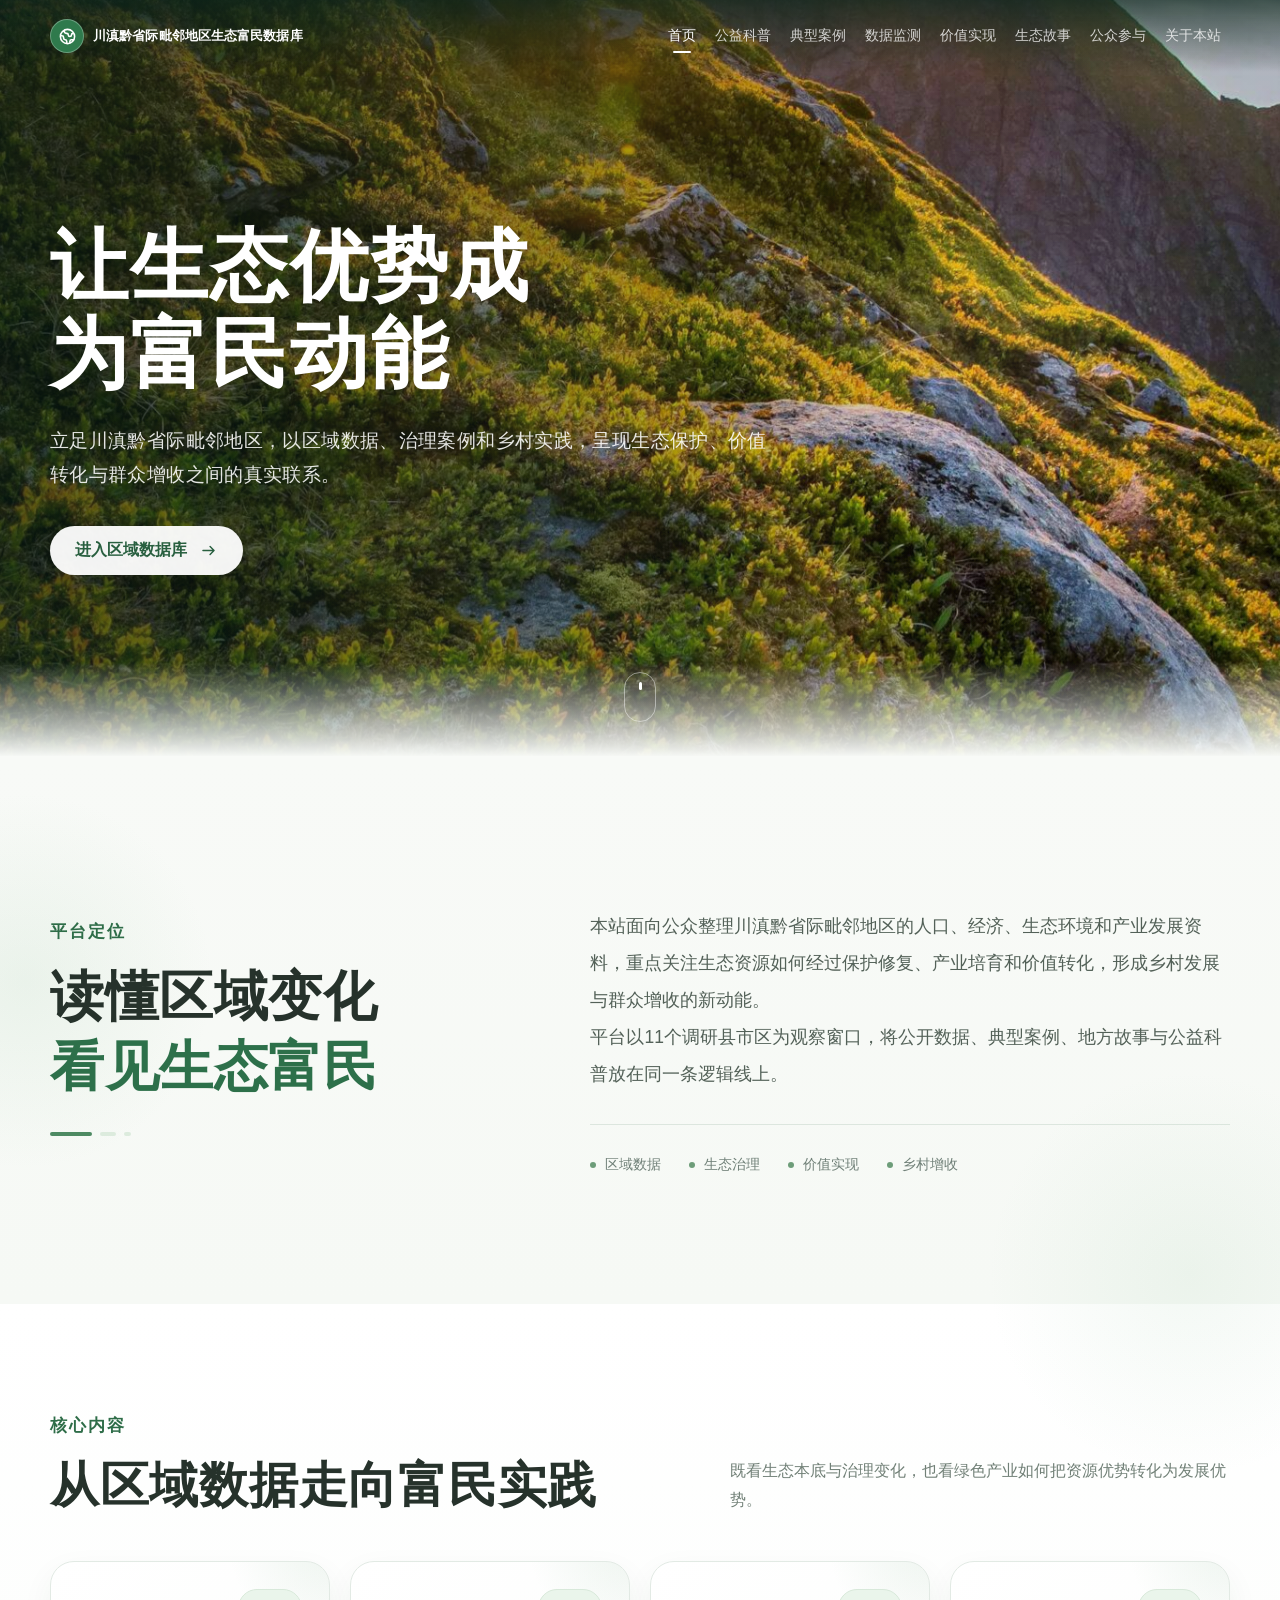
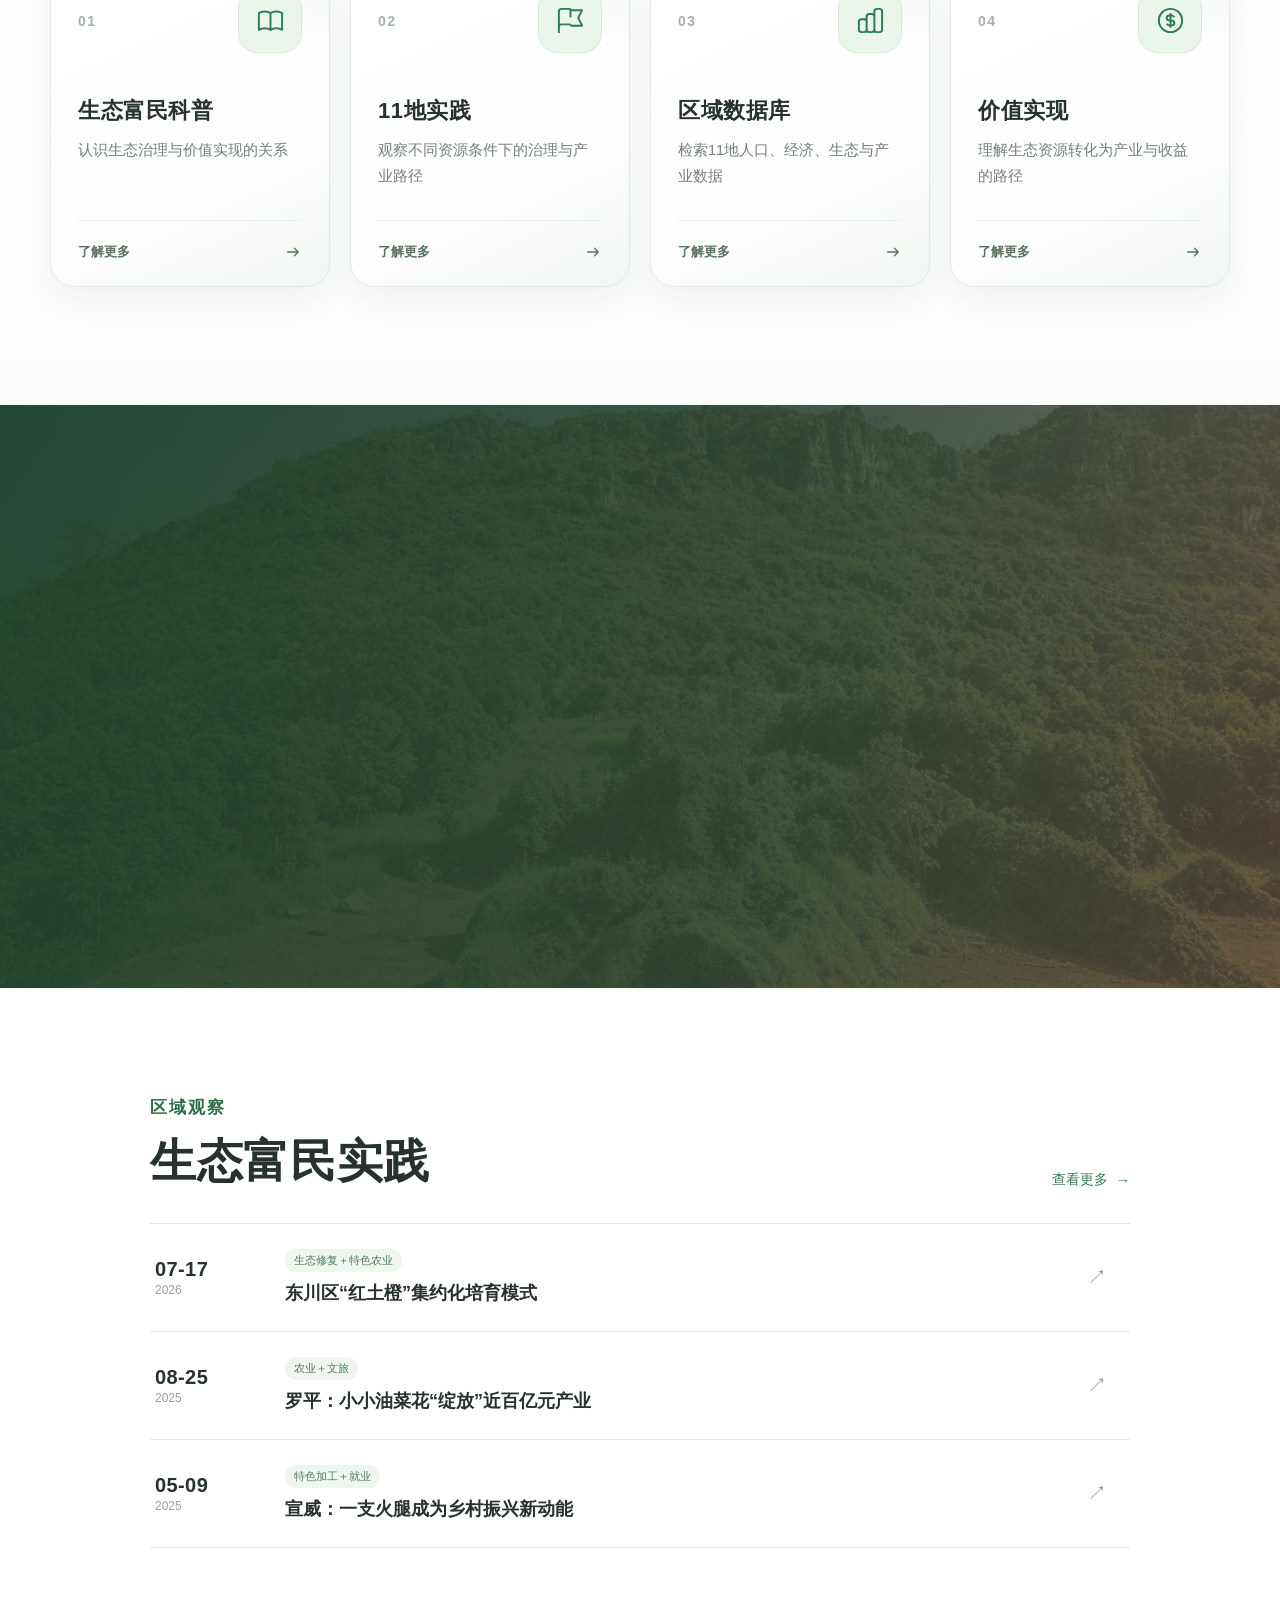
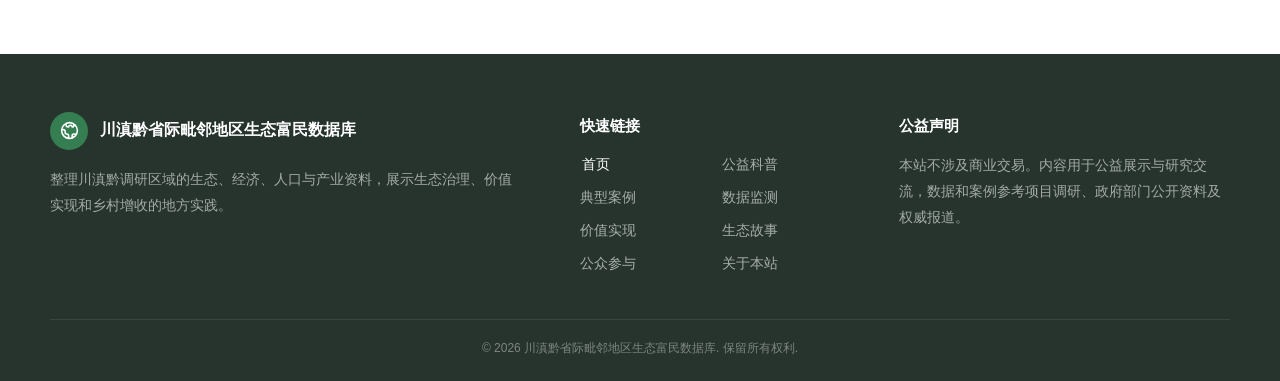
<file: index.html>
<!doctype html>
<html lang="zh-CN">
<head>
  <meta charset="utf-8">
  <meta name="viewport" content="width=device-width,initial-scale=1">
  <meta http-equiv="refresh" content="0;url=site/index.html?revision=20260824-27">
  <title>石漠化治理公益科普</title>
  <script>location.replace("site/index.html?revision=20260824-27");</script>
</head>
<body>
  <p><a href="site/index.html?revision=20260824-27">进入网站</a></p>
</body>
</html>
</file>
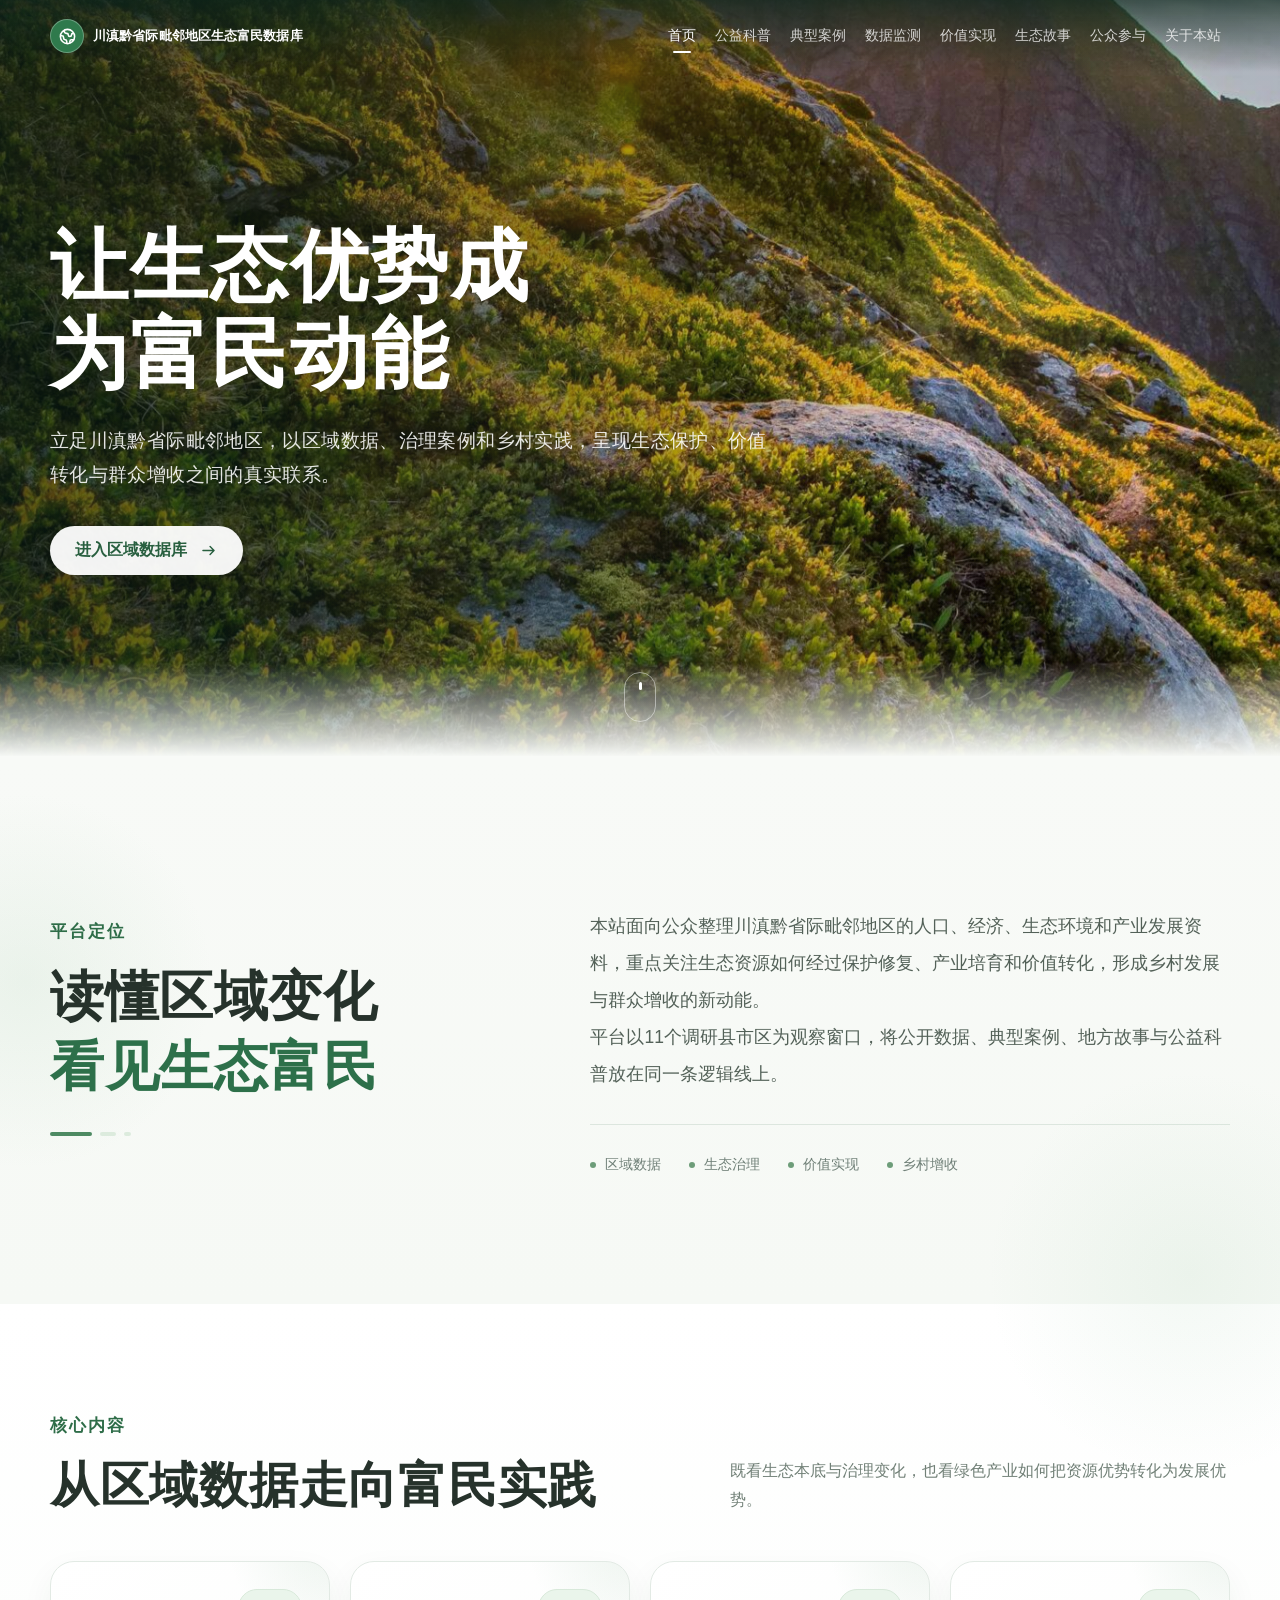
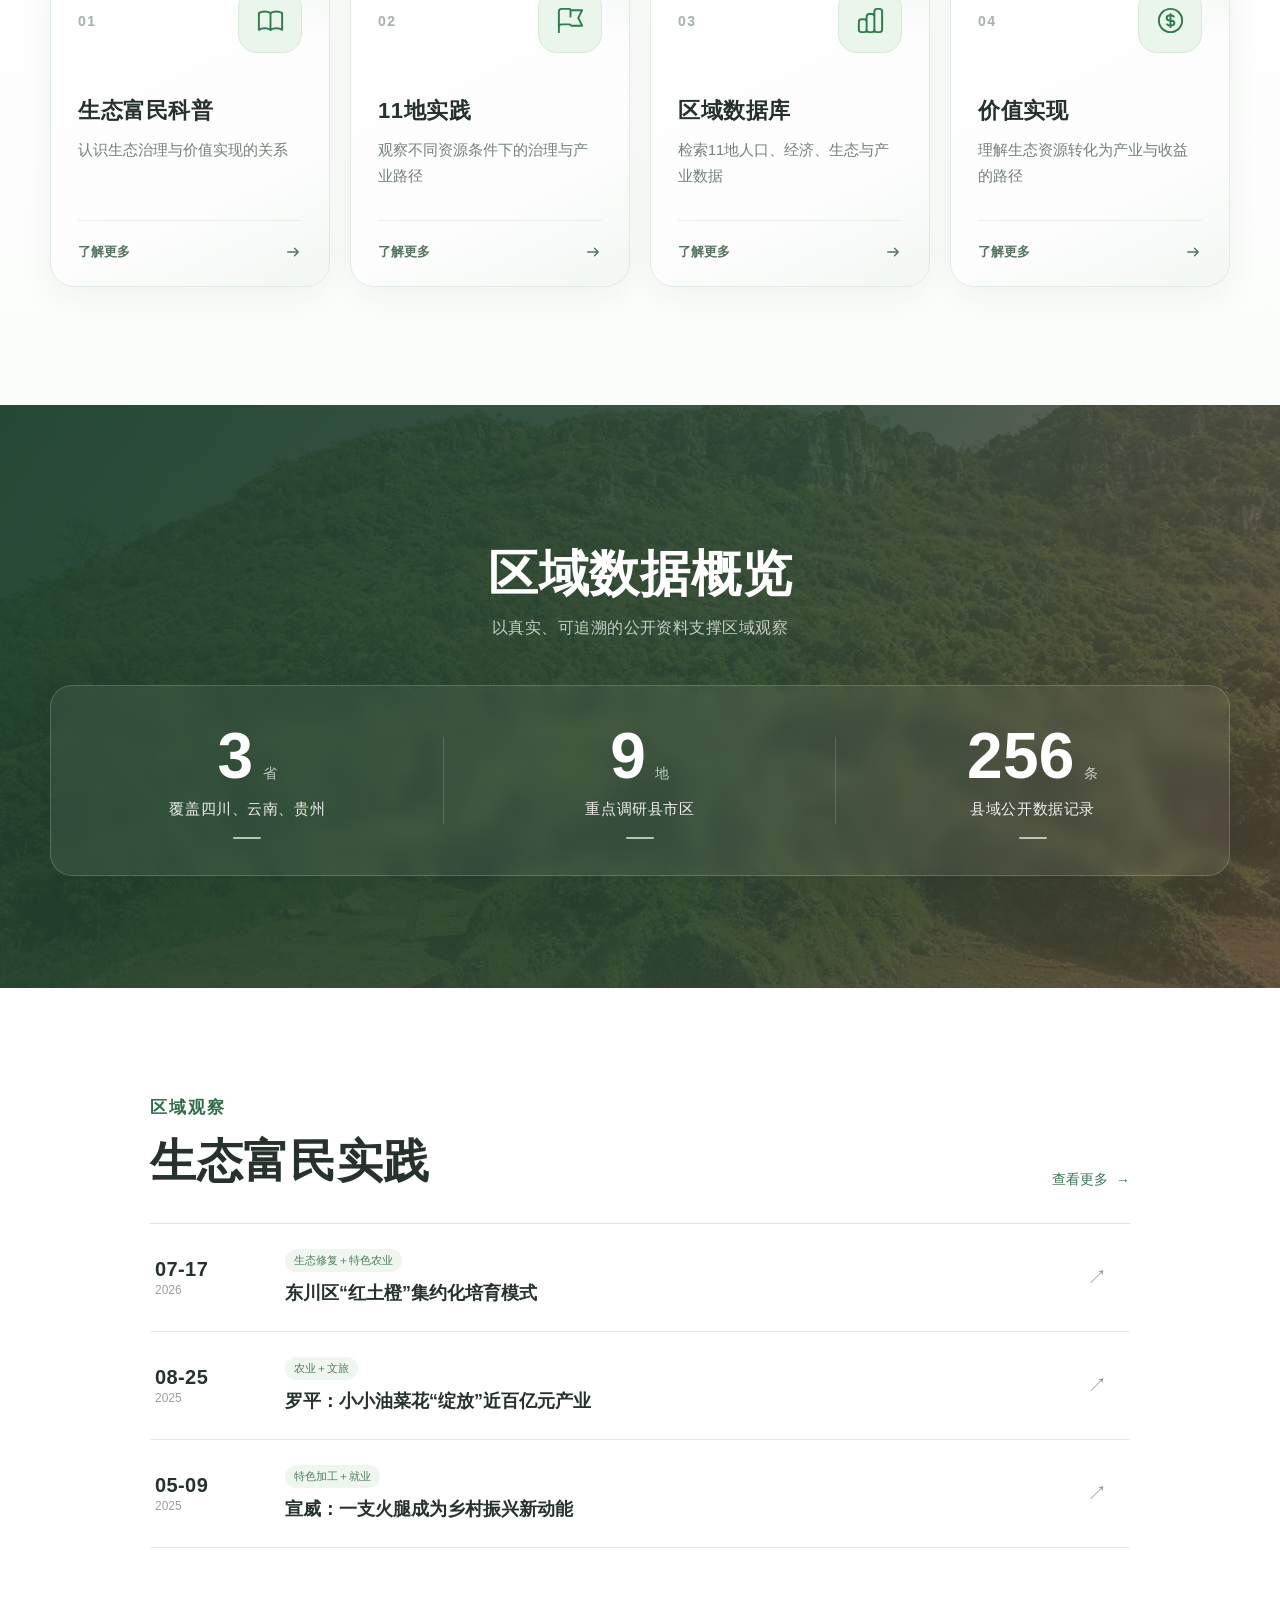
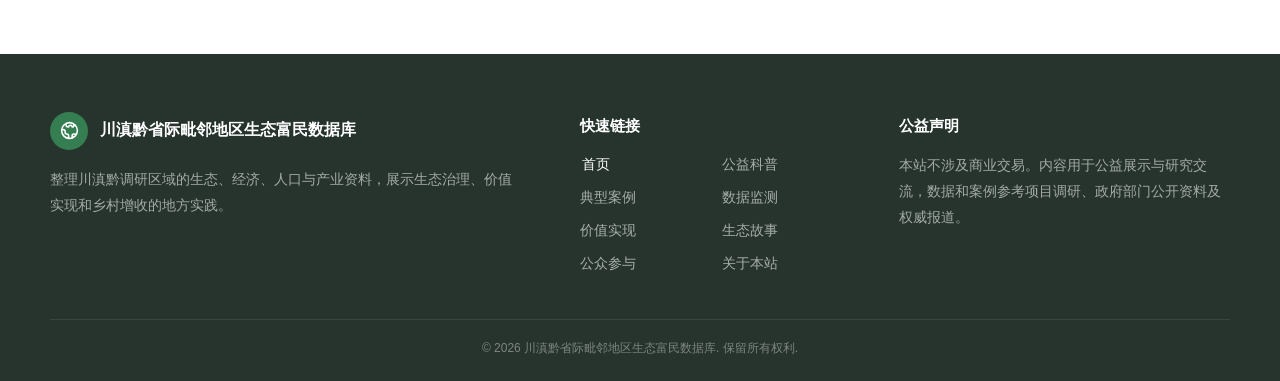
<file: site/index.html>
<!doctype html>
<html lang="zh-CN">
<head>
<meta charset="UTF-8" />
<meta name="viewport" content="width=device-width,initial-scale=1.0" />
<title>川滇黔省际毗邻地区生态富民数据库</title>
<link rel="preload" as="image" href="assets/hero/home-original-final.jpg" fetchpriority="high">
<style>
:root{
  --green:#2f7a4c;--green-deep:#1d5d38;--green-soft:#eaf4ec;--ink:#26322b;--muted:#69756e;
  --paper:#f8faf7;--white:#fff;--line:#e4ebe5;--brown:#6d5d50;--brown2:#8c7867;
  --sans:"HarmonyOS Sans SC","MiSans","PingFang SC","Microsoft YaHei UI","Microsoft YaHei","Segoe UI",sans-serif;
  --num:"Bahnschrift","Aptos Display","Segoe UI Variable Display","Segoe UI",Arial,sans-serif;
  --shadow:0 20px 55px rgba(35,70,49,.11);
}
*{box-sizing:border-box}html{scroll-behavior:smooth}body{margin:0;background:var(--paper);color:var(--ink);font-family:var(--sans);-webkit-font-smoothing:antialiased;overflow-x:hidden}a{text-decoration:none;color:inherit}button{font:inherit}.wrap{width:min(1180px,calc(100% - 48px));margin:auto}.section{padding:106px 0}.title{font-size:clamp(34px,3.8vw,52px);line-height:1.18;letter-spacing:.015em;margin:0;font-weight:650;text-wrap:balance}.subtle{color:var(--muted);line-height:1.9}.reveal{opacity:0;transform:translateY(28px);transition:opacity .78s cubic-bezier(.16,1,.3,1),transform .78s cubic-bezier(.16,1,.3,1)}.reveal.on{opacity:1;transform:none}.reveal[data-delay="1"]{transition-delay:.08s}.reveal[data-delay="2"]{transition-delay:.16s}.reveal[data-delay="3"]{transition-delay:.24s}.reveal[data-delay="4"]{transition-delay:.32s}

/* NAV */
.nav{position:fixed;z-index:50;top:0;left:0;right:0;height:74px;color:#fff;transition:background .38s ease,color .38s ease,box-shadow .38s ease,border .38s ease}.nav.scrolled{background:rgba(250,252,249,.91);backdrop-filter:blur(18px) saturate(1.15);color:#37453d;box-shadow:0 10px 35px rgba(25,55,37,.075);border-bottom:1px solid rgba(221,231,223,.75)}.nav-inner{height:74px;display:flex;align-items:center;justify-content:space-between}.brand{display:flex;align-items:center;gap:9px;font-weight:650;letter-spacing:.01em;font-size:13px;white-space:nowrap}.brand-icon{width:32px;height:32px;flex:0 0 32px;border-radius:50%;display:grid;place-items:center;background:rgba(255,255,255,.13);border:1px solid rgba(255,255,255,.28);transition:.35s}.nav.scrolled .brand-icon{background:var(--green);border-color:var(--green);color:#fff}.brand-icon svg{width:18px;height:18px}.nav-links{display:flex;gap:0;align-items:center}.nav-links a{position:relative;padding:10px 8px;font-size:13.5px;opacity:.8;transition:.25s}.nav-links a:hover,.nav-links a.active{opacity:1}.nav-links a:after{content:"";position:absolute;left:50%;bottom:3px;width:0;height:2px;border-radius:4px;background:currentColor;transform:translateX(-50%);transition:.25s}.nav-links a:hover:after,.nav-links a.active:after{width:18px}.progress{position:absolute;left:0;bottom:0;height:2px;width:0;background:linear-gradient(90deg,#2f7a4c,#93b79a)}.menu-btn{display:none;border:0;background:transparent;color:inherit;font-size:25px}

/* HERO */
.hero{min-height:84vh;position:relative;display:flex;align-items:center;overflow:hidden;background:#193326}.hero-media{position:absolute;inset:-26px;overflow:hidden}.hero-media img{width:100%;height:100%;object-fit:cover;object-position:center;transform:scale(1.045);will-change:transform;filter:saturate(1.03) contrast(1.02);animation:heroBreath 13s ease-in-out infinite alternate}@keyframes heroBreath{to{filter:saturate(1.11) contrast(1.04)}}.hero-overlay{position:absolute;inset:0;background:linear-gradient(90deg,rgba(9,31,22,.73) 0%,rgba(12,38,26,.49) 45%,rgba(11,28,21,.11) 76%),linear-gradient(to top,rgba(15,32,23,.22),transparent 45%)}.hero-overlay:after{content:"";position:absolute;inset:0;background:radial-gradient(circle at 80% 42%,rgba(255,255,255,.08),transparent 22%)}.hero-copy{position:relative;z-index:3;color:#fff;max-width:860px;padding-top:42px}.hero h1{font-size:clamp(48px,6.1vw,82px);line-height:1.12;letter-spacing:.025em;font-weight:650;margin:0;text-shadow:0 8px 30px rgba(0,0,0,.22);text-wrap:balance;animation:heroTitle .85s cubic-bezier(.16,1,.3,1) .08s both}@keyframes heroTitle{from{opacity:0;transform:translateY(26px);letter-spacing:.07em}to{opacity:1;transform:none;letter-spacing:.025em}}.hero p{max-width:720px;margin:26px 0 0;font-size:clamp(17px,1.45vw,21px);line-height:1.82;color:rgba(255,255,255,.88);letter-spacing:.02em;animation:heroBody .8s cubic-bezier(.16,1,.3,1) .22s both}@keyframes heroBody{from{opacity:0;transform:translateY(20px)}to{opacity:1;transform:none}}.hero-actions{margin-top:34px;animation:heroBody .8s cubic-bezier(.16,1,.3,1) .35s both}.primary{display:inline-flex;align-items:center;gap:12px;padding:14px 25px;border-radius:999px;background:rgba(255,255,255,.95);color:#285f3f;font-size:16px;font-weight:650;box-shadow:0 16px 42px rgba(0,0,0,.18);transition:transform .3s ease,box-shadow .3s ease,background .3s ease}.primary:hover{transform:translateY(-3px);background:#fff;box-shadow:0 22px 50px rgba(0,0,0,.25)}.primary svg{transition:.28s}.primary:hover svg{transform:translateX(4px)}.scroll-cue{position:absolute;z-index:4;left:50%;right:auto;bottom:34px;width:32px;height:50px;border:1px solid rgba(255,255,255,.45);border-radius:20px;display:flex;justify-content:center;padding-top:9px;transform:translateX(-50%)}.scroll-cue:before{content:"";width:3px;height:8px;background:#fff;border-radius:4px;animation:scrollDot 1.8s infinite}@keyframes scrollDot{0%{opacity:0;transform:translateY(0)}35%{opacity:1}100%{opacity:0;transform:translateY(19px)}}.hero-fade{position:absolute;z-index:2;left:0;right:0;bottom:-1px;height:95px;background:linear-gradient(to top,var(--paper),transparent)}

/* HERO IMAGE FAILSAFE */
.hero{background:#193326 url('assets/hero/home-original-final.jpg') center/cover no-repeat}
.hero-media{z-index:0;background:url('assets/hero/home-original-final.jpg') center/cover no-repeat}
.hero-media img{position:absolute;inset:0;z-index:0;display:block;opacity:1}
.hero-overlay{z-index:1;background:linear-gradient(90deg,rgba(9,31,22,.66) 0%,rgba(12,38,26,.40) 45%,rgba(11,28,21,.06) 76%),linear-gradient(to top,rgba(15,32,23,.18),transparent 45%)}
.hero>.wrap{position:relative;z-index:3}
@keyframes homeHeroBreath{from{transform:scale(1.025)}to{transform:scale(1.065)}}
.hero-media img{animation:homeHeroBreath 14s ease-in-out infinite alternate}

/* MISSION */
.mission{background:var(--paper);position:relative}.mission:before{content:"";position:absolute;left:-170px;top:30px;width:390px;height:390px;border-radius:50%;background:radial-gradient(circle,rgba(181,214,187,.2),transparent 68%)}.mission-grid{display:grid;grid-template-columns:.7fr 1.3fr;gap:84px;align-items:start}.section-label{display:flex;align-items:center;gap:13px;color:#3c7352;font-size:13px;font-weight:650;letter-spacing:.08em;margin-bottom:18px}.section-label:before{content:"";width:28px;height:2px;border-radius:2px;background:#6ca17b}.mission-copy{font-size:18px;line-height:2.05;color:#56645c}.mission-copy p{margin:0}.mission-note{margin-top:27px;padding-top:23px;border-top:1px solid #dfe8e0;display:flex;gap:28px;flex-wrap:wrap;color:#7a877f;font-size:13px}.mission-note span{display:inline-flex;align-items:center;gap:9px}.mission-note i{width:5px;height:5px;border-radius:50%;background:#73a17d}

/* ENTRANCES */
.explore-head{display:flex;align-items:end;justify-content:space-between;gap:30px;margin-bottom:42px}.explore-head .subtle{max-width:520px;margin:0}.cards{display:grid;grid-template-columns:repeat(4,1fr);gap:22px}.card{position:relative;min-height:286px;padding:30px 28px;background:#fff;border:1px solid #e3eae4;border-radius:22px;display:flex;flex-direction:column;align-items:center;text-align:center;box-shadow:0 10px 30px rgba(31,68,45,.045);overflow:hidden;transition:transform .38s cubic-bezier(.16,1,.3,1),box-shadow .38s,border-color .38s}.card:after{content:"";position:absolute;width:170px;height:170px;border-radius:50%;left:50%;top:-110px;transform:translateX(-50%);background:radial-gradient(circle,rgba(122,176,134,.13),transparent 68%);transition:.4s}.card:hover{transform:translateY(-7px);box-shadow:0 22px 50px rgba(28,70,45,.11);border-color:#cbdccd}.card:hover:after{top:-88px}.icon{position:relative;z-index:1;width:68px;height:68px;border-radius:50%;background:var(--green-soft);color:#2e7d4e;display:grid;place-items:center;margin:4px 0 28px;border:1px solid #d8e9da;transition:.38s cubic-bezier(.16,1,.3,1)}.icon svg{width:33px;height:33px}.card:hover .icon{background:var(--green);color:#fff;transform:translateY(-3px) scale(1.06);box-shadow:0 13px 30px rgba(47,122,76,.22)}.card h3{font-size:21px;letter-spacing:.035em;margin:0 0 12px;font-weight:650;transition:.25s}.card p{font-size:14.5px;color:#738078;line-height:1.78;margin:0;max-width:190px}.card-arrow{margin-top:auto;padding-top:23px;color:#7b9182;opacity:.0;transform:translateY(4px);transition:.3s}.card:hover h3{color:var(--green)}.card:hover .card-arrow{opacity:1;transform:none}

/* STATS */
.stats{position:relative;overflow:hidden;color:#fff;background:#3d5142}.stats-bg{position:absolute;inset:-10px;background-image:url('assets/home-inline-01-9b192bca1cfe.webp');background-size:cover;background-position:center 55%;filter:saturate(.72) contrast(.94);transform:scale(1.025)}.stats-shade{position:absolute;inset:0;background:linear-gradient(105deg,rgba(30,65,44,.94),rgba(48,72,52,.87) 56%,rgba(91,75,59,.78)),linear-gradient(to bottom,rgba(0,0,0,.08),rgba(0,0,0,.18))}.stats:before{content:"";position:absolute;left:-8%;right:-8%;top:-120px;height:170px;background:var(--paper);border-radius:0 0 50% 50%/0 0 35% 35%;opacity:.98}.stats-inner{position:relative;z-index:2;padding-top:22px}.stats-head{text-align:center;margin-bottom:54px}.stats-head .title{color:#fff}.stats-head p{margin:14px auto 0;color:rgba(255,255,255,.72);font-size:15px;letter-spacing:.03em}.stats-rail{display:grid;grid-template-columns:repeat(3,1fr);border-top:1px solid rgba(255,255,255,.18);border-bottom:1px solid rgba(255,255,255,.18);background:rgba(255,255,255,.035);backdrop-filter:blur(5px)}.stat{position:relative;padding:36px 30px 34px;text-align:center}.stat:not(:last-child):after{content:"";position:absolute;right:0;top:27%;bottom:27%;width:1px;background:rgba(255,255,255,.17)}.stat-number{display:flex;align-items:baseline;justify-content:center;gap:9px;margin-bottom:12px}.stat-number span{font-family:var(--num);font-size:clamp(48px,5.2vw,70px);line-height:1;font-weight:560;letter-spacing:.015em;font-variant-numeric:tabular-nums lining-nums}.stat-number small{font-size:15px;font-weight:500;color:rgba(255,255,255,.72);letter-spacing:.06em}.stat p{margin:0;color:rgba(255,255,255,.91);font-size:15px;letter-spacing:.04em}.stat-mark{width:28px;height:2px;border-radius:3px;background:rgba(220,239,222,.75);margin:18px auto 0;transform:scaleX(.4);transition:transform .7s cubic-bezier(.16,1,.3,1)}.stats-rail.on .stat-mark{transform:scaleX(1)}

/* NEWS */
.news{background:#fff}.news-head{display:flex;justify-content:space-between;align-items:end;margin-bottom:34px}.more{font-size:14px;color:#3b7b52;display:flex;gap:8px;align-items:center;transition:.25s}.more span{transition:.25s}.more:hover span{transform:translateX(4px)}.news-list{border-top:1px solid #dfe7e1}.news-item{display:grid;grid-template-columns:110px 1fr 38px;align-items:center;gap:20px;padding:25px 5px;border-bottom:1px solid #e6ebe7;transition:.28s}.news-item:hover{padding-left:15px;background:linear-gradient(90deg,rgba(234,244,236,.6),transparent 72%)}.date{display:flex;flex-direction:column}.date strong{font-family:var(--num);font-size:20px;font-weight:560;letter-spacing:.02em}.date small{font-size:12px;color:#98a19b;margin-top:2px}.tag{display:inline-flex;width:max-content;padding:4px 9px;border-radius:999px;background:#eff6f0;color:#4d7d5c;font-size:11px;margin-bottom:8px}.news-item h3{font-size:18px;line-height:1.45;margin:0;font-weight:600;transition:.25s}.news-item:hover h3{color:var(--green)}.arrow{font-size:20px;color:#90a096;transition:.25s}.news-item:hover .arrow{color:var(--green);transform:translate(3px,-3px)}

/* FOOTER */
.footer{background:#26322b;color:rgba(255,255,255,.8);padding:58px 0 24px}.footer-grid{display:grid;grid-template-columns:1.4fr .7fr .9fr;gap:60px}.footer-brand{display:flex;align-items:center;gap:10px;color:#fff;font-weight:650;margin-bottom:16px}.footer-icon{width:34px;height:34px;border-radius:50%;display:grid;place-items:center;background:#35784f}.footer-icon svg{width:19px}.footer p{font-size:13px;line-height:1.85;color:rgba(255,255,255,.59);margin:0}.footer h3{font-size:14px;color:#fff;margin:4px 0 17px}.footer ul{list-style:none;padding:0;margin:0}.footer li{margin:9px 0}.footer li a{font-size:13px;color:rgba(255,255,255,.62);transition:.25s}.footer li a:hover{color:#fff}.email{display:inline-flex;margin-top:18px;color:#dce9df}.copyright{border-top:1px solid rgba(255,255,255,.09);margin-top:42px;padding-top:20px;font-size:12px;color:rgba(255,255,255,.42);text-align:center}

@media(max-width:980px){.nav-links{display:none}.menu-btn{display:block}.mission-grid{grid-template-columns:1fr;gap:34px}.cards{grid-template-columns:repeat(2,1fr)}.footer-grid{grid-template-columns:1fr 1fr}.footer-grid>div:first-child{grid-column:1/-1}.hero h1{font-size:clamp(46px,8vw,72px)}}
@media(max-width:660px){.wrap{width:min(100% - 30px,1180px)}.section{padding:76px 0}.hero{min-height:78vh}.hero-copy{padding-top:50px}.hero h1{font-size:42px;line-height:1.17}.hero p{font-size:16px}.scroll-cue{display:none}.cards{grid-template-columns:1fr}.explore-head{display:block}.explore-head .subtle{margin-top:15px}.stats:before{display:none}.stats-rail{grid-template-columns:1fr}.stat:not(:last-child):after{right:18%;left:18%;top:auto;bottom:0;width:auto;height:1px}.footer-grid{grid-template-columns:1fr}.footer-grid>div:first-child{grid-column:auto}.news-item{grid-template-columns:80px 1fr 24px;gap:12px}.mission-copy{font-size:16px}}
@media(prefers-reduced-motion:reduce){*{scroll-behavior:auto!important;animation:none!important;transition:none!important}.reveal{opacity:1;transform:none}}

/* V4 POLISH */
.section-label{display:block;margin:0 0 19px;color:#2e6d48;font-size:17px;font-weight:720;letter-spacing:.12em;line-height:1.2}.section-label:before{display:none!important}.mission{padding:118px 0 120px;background:linear-gradient(180deg,#f8faf7 0%,#f6f9f5 100%)}.mission:after{content:"";position:absolute;right:-120px;bottom:-180px;width:420px;height:420px;border-radius:50%;background:radial-gradient(circle,rgba(161,204,170,.13),transparent 68%);pointer-events:none}.mission-grid{grid-template-columns:.82fr 1.18fr;gap:96px;align-items:center}.mission-heading{position:relative;padding-right:20px}.mission-heading .title{font-size:clamp(40px,4.2vw,56px);line-height:1.3;letter-spacing:.01em;font-weight:660}.mission-heading .title span{color:#2d704a}.mission-seal{display:flex;gap:8px;margin-top:30px}.mission-seal span{display:block;height:4px;border-radius:99px;background:#dcebdd}.mission-seal span:nth-child(1){width:42px;background:#4d8a62}.mission-seal span:nth-child(2){width:16px}.mission-seal span:nth-child(3){width:7px}.mission-copy{font-size:17.5px;line-height:2.12;color:#536158;padding:34px 0 4px}.mission-copy p{max-width:710px}.mission-note{margin-top:31px;padding-top:25px;border-top:1px solid #dce6de;gap:18px 28px}.mission-note span{font-size:14px;color:#708078;font-weight:560}.mission-note i{width:6px;height:6px;background:#6d9d79}.explore-section{background:linear-gradient(180deg,#fff 0%,#fbfdfb 100%);padding-top:112px;padding-bottom:118px}.explore-head{margin-bottom:46px}.explore-head .title{font-size:clamp(38px,3.8vw,50px);line-height:1.22}.explore-head .subtle{font-size:15.5px;line-height:1.9;color:#718077;max-width:500px}.cards{gap:20px}.card{min-height:326px;padding:27px 27px 25px;align-items:stretch;text-align:left;border-radius:24px;background:linear-gradient(155deg,#fff 0%,#fcfdfc 70%,#f2f7f3 100%);box-shadow:0 12px 32px rgba(31,66,44,.055);border:1px solid #e2eae4}.card:before{content:"";position:absolute;left:0;right:0;top:0;height:3px;background:linear-gradient(90deg,#2d704a,#9abfa0);transform:scaleX(0);transform-origin:left;transition:transform .42s cubic-bezier(.16,1,.3,1)}.card:after{width:210px;height:210px;left:auto;right:-105px;top:-124px;transform:none;background:radial-gradient(circle,rgba(122,176,134,.12),transparent 68%)}.card:hover{transform:translateY(-8px);box-shadow:0 25px 55px rgba(34,73,48,.12);border-color:#ceded1}.card:hover:before{transform:scaleX(1)}.card:hover:after{top:-112px;right:-90px}.card-top{display:flex;align-items:center;justify-content:space-between}.num{font-family:var(--num);font-size:14px;font-weight:590;letter-spacing:.11em;color:#a5b2a8;font-variant-numeric:tabular-nums}.icon{width:64px;height:64px;border-radius:19px;margin:0;background:#eaf5eb;color:#2e7d4e;display:grid;place-items:center;border:1px solid #d8e9da;transition:.4s cubic-bezier(.16,1,.3,1)}.icon svg{width:31px;height:31px}.card:hover .icon{background:#2d714a;color:white;transform:rotate(-4deg) scale(1.055);box-shadow:0 14px 28px rgba(42,105,68,.22)}.card h3{font-size:22px;line-height:1.35;letter-spacing:.025em;margin:43px 0 11px;font-weight:670}.card p{font-size:14.5px;line-height:1.82;color:#748078;margin:0;max-width:215px}.card-foot{margin-top:auto;padding-top:22px;border-top:1px solid #e9efea;display:flex;justify-content:space-between;align-items:center;color:#587361;font-size:13px;font-weight:650}.card-foot svg{width:18px;height:18px;transition:transform .3s}.card:hover .card-foot svg{transform:translateX(4px)}.card-arrow{display:none}.stats{padding-top:118px;padding-bottom:112px}.stats:before{height:150px;top:-114px;opacity:.99}.stats-head{margin-bottom:46px}.stats-head .title{font-size:clamp(38px,4vw,50px);letter-spacing:.015em}.stats-head p{font-size:15.5px}.stats-rail{border:1px solid rgba(255,255,255,.18);border-radius:22px;overflow:hidden;background:rgba(255,255,255,.055);box-shadow:0 28px 70px rgba(15,34,22,.15);backdrop-filter:blur(8px)}.stat{padding:38px 30px 36px}.stat-number span{font-size:clamp(50px,5vw,68px);font-weight:580;letter-spacing:.005em}.stat-number small{font-size:14px;letter-spacing:.04em}.stat p{font-size:14.5px}.news{padding-top:110px}.news-head .section-label{margin-bottom:16px}.news-head .title{font-size:clamp(38px,3.6vw,48px)}
@media(max-width:980px){.mission-grid{grid-template-columns:1fr;gap:32px}.mission-copy{padding-top:0}.mission-heading{padding-right:0}.cards{grid-template-columns:repeat(2,1fr)}}
@media(max-width:660px){.mission{padding:82px 0}.section-label{font-size:16px;margin-bottom:15px}.mission-heading .title{font-size:38px}.mission-copy{font-size:16px;line-height:1.95}.explore-section{padding:80px 0}.cards{grid-template-columns:1fr}.card{min-height:292px}.card h3{margin-top:34px}.stats{padding:88px 0}.stats-rail{border-radius:18px}.stat:not(:last-child):after{right:18%;left:18%;top:auto;bottom:0;width:auto;height:1px}}
/* 首页首屏保留轻柔的分层入场，避免完全隐藏造成闪动。 */
@keyframes heroSoftRise{from{opacity:.72;transform:translateY(9px)}to{opacity:1;transform:none}}
.hero h1{animation:heroSoftRise .66s cubic-bezier(.16,1,.3,1) .04s both}
.hero p{animation:heroSoftRise .68s cubic-bezier(.16,1,.3,1) .12s both}
.hero-actions{animation:heroSoftRise .7s cubic-bezier(.16,1,.3,1) .2s both}
</style>
<link rel="stylesheet" href="navigation.css">
</head>
<body data-site-page="home">
<header class="nav" id="nav"><div class="progress" id="progress"></div><div class="wrap nav-inner">
<a class="brand" href="index.html"><span class="brand-icon"><svg fill="none" stroke="currentColor" viewBox="0 0 24 24"><path stroke-linecap="round" stroke-linejoin="round" stroke-width="2" d="M3.055 11H5a2 2 0 012 2v1a2 2 0 002 2 2 2 0 012 2v2.945M8 3.935V5.5A2.5 2.5 0 0010.5 8h.5a2 2 0 012 2 2 2 0 104 0 2 2 0 012-2h1.064M15 20.488V18a2 2 0 012-2h3.064M21 12a9 9 0 11-18 0 9 9 0 0118 0z"/></svg></span><span>川滇黔省际毗邻地区生态富民数据库</span></a>
<nav class="nav-links" id="siteNavLinks"><a class="active" href="index.html">首页</a><a class="route" data-name="公益科普" href="science/index.html">公益科普</a><a class="route" data-name="典型案例" href="cases/index.html">典型案例</a><a class="route" data-name="数据监测" href="dashboard/index.html">数据监测</a><a class="route" data-name="价值实现" href="value/index.html">价值实现</a><a class="route" data-name="生态故事" href="stories/index.html">生态故事</a><a class="route" data-name="公众参与" href="community/index.html">公众参与</a><a class="route" data-name="关于本站" href="about/index.html">关于本站</a></nav><button class="menu-btn site-menu-toggle" type="button" aria-label="打开导航" aria-controls="siteNavLinks" aria-expanded="false" onclick="const links=document.getElementById('siteNavLinks');const open=links.classList.toggle('open');this.textContent=open?'×':'☰';this.setAttribute('aria-expanded',String(open));this.setAttribute('aria-label',open?'关闭导航':'打开导航')">☰</button>
</div></header>
<main id="top">
<section class="hero"><div class="hero-media"><img id="heroImage" src="assets/hero/home-original-final.jpg" alt="暖色晨光中的高山植被景观" fetchpriority="high" decoding="sync"></div><div class="hero-overlay"></div><div class="hero-fade"></div><div class="wrap"><div class="hero-copy"><h1>让生态优势成为富民动能</h1><p>立足川滇黔省际毗邻地区，以区域数据、治理案例和乡村实践，呈现生态保护、价值转化与群众增收之间的真实联系。</p><div class="hero-actions"><a class="primary route" data-name="数据监测" href="dashboard/index.html">进入区域数据库 <svg width="19" height="19" fill="none" stroke="currentColor" viewBox="0 0 24 24"><path stroke-linecap="round" stroke-linejoin="round" stroke-width="1.8" d="M5 12h14m-5-5 5 5-5 5"/></svg></a></div></div></div><a class="scroll-cue" href="index.html#mission" aria-label="继续向下"></a></section>

<section class="section mission" id="mission"><div class="wrap mission-grid"><div class="reveal mission-heading"><div class="section-label">平台定位</div><h2 class="title">读懂区域变化<br><span>看见生态富民</span></h2><div class="mission-seal" aria-hidden="true"><span></span><span></span><span></span></div></div><div class="mission-copy reveal" data-delay="1"><p>本站面向公众整理川滇黔省际毗邻地区的人口、经济、生态环境和产业发展资料，重点关注生态资源如何经过保护修复、产业培育和价值转化，形成乡村发展与群众增收的新动能。<br>平台以11个调研县市区为观察窗口，将公开数据、典型案例、地方故事与公益科普放在同一条逻辑线上。</p><div class="mission-note"><span><i></i>区域数据</span><span><i></i>生态治理</span><span><i></i>价值实现</span><span><i></i>乡村增收</span></div></div></div></section>

<section class="section explore-section"><div class="wrap"><div class="explore-head reveal"><div><div class="section-label">核心内容</div><h2 class="title">从区域数据走向富民实践</h2></div><p class="subtle">既看生态本底与治理变化，也看绿色产业如何把资源优势转化为发展优势。</p></div><div class="cards">
<a class="card reveal route" data-name="公益科普" href="science/index.html"><div class="card-top"><span class="num">01</span><span class="icon"><svg fill="none" stroke="currentColor" viewBox="0 0 24 24"><path stroke-linecap="round" stroke-linejoin="round" stroke-width="1.5" d="M12 6.253v13m0-13C10.832 5.477 9.246 5 7.5 5S4.168 5.477 3 6.253v13C4.168 18.477 5.754 18 7.5 18s3.332.477 4.5 1.253m0-13C13.168 5.477 14.754 5 16.5 5c1.747 0 3.332.477 4.5 1.253v13C19.832 18.477 18.247 18 16.5 18c-1.746 0-3.332.477-4.5 1.253"/></svg></span></div><h3>生态富民科普</h3><p>认识生态治理与价值实现的关系</p><div class="card-foot"><span>了解更多</span><svg fill="none" stroke="currentColor" viewBox="0 0 24 24"><path stroke-linecap="round" stroke-linejoin="round" stroke-width="1.8" d="M5 12h14m-5-5 5 5-5 5"/></svg></div></a>
<a class="card reveal route" data-delay="1" data-name="典型案例" href="cases/index.html"><div class="card-top"><span class="num">02</span><span class="icon"><svg fill="none" stroke="currentColor" viewBox="0 0 24 24"><path stroke-linecap="round" stroke-linejoin="round" stroke-width="1.5" d="M3 21v-4m0 0V5a2 2 0 012-2h6.5l1 1H21l-3 6 3 6h-8.5l-1-1H5a2 2 0 00-2 2zm9-13.5V9"/></svg></span></div><h3>11地实践</h3><p>观察不同资源条件下的治理与产业路径</p><div class="card-foot"><span>了解更多</span><svg fill="none" stroke="currentColor" viewBox="0 0 24 24"><path stroke-linecap="round" stroke-linejoin="round" stroke-width="1.8" d="M5 12h14m-5-5 5 5-5 5"/></svg></div></a>
<a class="card reveal route" data-delay="2" data-name="数据监测" href="dashboard/index.html"><div class="card-top"><span class="num">03</span><span class="icon"><svg fill="none" stroke="currentColor" viewBox="0 0 24 24"><path stroke-linecap="round" stroke-linejoin="round" stroke-width="1.5" d="M9 19v-6a2 2 0 00-2-2H5a2 2 0 00-2 2v6a2 2 0 002 2h2a2 2 0 002-2zm0 0V9a2 2 0 012-2h2a2 2 0 012 2v10m-6 0a2 2 0 002 2h2a2 2 0 002-2m0 0V5a2 2 0 012-2h2a2 2 0 012 2v14a2 2 0 01-2 2h-2a2 2 0 01-2-2z"/></svg></span></div><h3>区域数据库</h3><p>检索11地人口、经济、生态与产业数据</p><div class="card-foot"><span>了解更多</span><svg fill="none" stroke="currentColor" viewBox="0 0 24 24"><path stroke-linecap="round" stroke-linejoin="round" stroke-width="1.8" d="M5 12h14m-5-5 5 5-5 5"/></svg></div></a>
<a class="card reveal route" data-delay="3" data-name="价值实现" href="value/index.html"><div class="card-top"><span class="num">04</span><span class="icon"><svg fill="none" stroke="currentColor" viewBox="0 0 24 24"><path stroke-linecap="round" stroke-linejoin="round" stroke-width="1.5" d="M12 8c-1.657 0-3 .895-3 2s1.343 2 3 2 3 .895 3 2-1.343 2-3 2m0-8c1.11 0 2.08.402 2.599 1M12 8V7m0 1v8m0 0v1m0-1c-1.11 0-2.08-.402-2.599-1M21 12a9 9 0 11-18 0 9 9 0 0118 0z"/></svg></span></div><h3>价值实现</h3><p>理解生态资源转化为产业与收益的路径</p><div class="card-foot"><span>了解更多</span><svg fill="none" stroke="currentColor" viewBox="0 0 24 24"><path stroke-linecap="round" stroke-linejoin="round" stroke-width="1.8" d="M5 12h14m-5-5 5 5-5 5"/></svg></div></a>
</div></div></section>

<section class="section stats"><div class="stats-bg"></div><div class="stats-shade"></div><div class="wrap stats-inner"><div class="stats-head reveal"><h2 class="title">区域数据概览</h2><p>以真实、可追溯的公开资料支撑区域观察</p></div><div class="stats-rail reveal" id="statsRail"><div class="stat"><div class="stat-number"><span data-target="3">0</span><small>省</small></div><p>覆盖四川、云南、贵州</p><div class="stat-mark"></div></div><div class="stat"><div class="stat-number"><span data-target="11">0</span><small>地</small></div><p>重点调研县市区</p><div class="stat-mark"></div></div><div class="stat"><div class="stat-number"><span data-target="321">0</span><small>条</small></div><p>县域公开数据记录</p><div class="stat-mark"></div></div></div></div></section>

<section class="section news"><div class="wrap" style="max-width:980px"><div class="news-head reveal"><div><div class="section-label">区域观察</div><h2 class="title">生态富民实践</h2></div><a class="more route" data-name="生态故事" href="stories/index.html">查看更多 <span>→</span></a></div><div class="news-list reveal" data-delay="1"><a class="news-item" href="https://lcj.yn.gov.cn/html/2026/zuixindongtai_0717/77054.html" target="_blank" rel="noopener noreferrer"><div class="date"><strong>07-17</strong><small>2026</small></div><div><div class="tag">生态修复＋特色农业</div><h3>东川区“红土橙”集约化培育模式</h3></div><div class="arrow">↗</div></a><a class="news-item" href="https://www.news.cn/local/20250825/3a6e67e3b97f4622a1d1db9f3ebff1da/c.html" target="_blank" rel="noopener noreferrer"><div class="date"><strong>08-25</strong><small>2025</small></div><div><div class="tag">农业＋文旅</div><h3>罗平：小小油菜花“绽放”近百亿元产业</h3></div><div class="arrow">↗</div></a><a class="news-item" href="https://www.news.cn/gongyi/20250509/c8961eb6f91944f7a5b9d488b57f297d/c.html" target="_blank" rel="noopener noreferrer"><div class="date"><strong>05-09</strong><small>2025</small></div><div><div class="tag">特色加工＋就业</div><h3>宣威：一支火腿成为乡村振兴新动能</h3></div><div class="arrow">↗</div></a></div></div></section>
</main>
<footer class="footer"><div class="wrap"><div class="footer-grid"><div><div class="footer-brand"><span class="footer-icon"><svg fill="none" stroke="currentColor" viewBox="0 0 24 24"><path stroke-linecap="round" stroke-linejoin="round" stroke-width="2" d="M3.055 11H5a2 2 0 012 2v1a2 2 0 002 2 2 2 0 012 2v2.945M8 3.935V5.5A2.5 2.5 0 0010.5 8h.5a2 2 0 012 2 2 2 0 104 0 2 2 0 012-2h1.064M15 20.488V18a2 2 0 012-2h3.064M21 12a9 9 0 11-18 0 9 9 0 0118 0z"/></svg></span>川滇黔省际毗邻地区生态富民数据库</div><p>面向公众整理川滇黔调研区域的生态、经济、人口与产业资料，展示生态治理、价值实现和乡村增收的地方实践。</p></div><div><h3>快速链接</h3><ul><li><a class="route" href="science/index.html">公益科普</a></li><li><a class="route" href="cases/index.html">典型案例</a></li><li><a class="route" href="dashboard/index.html">数据监测</a></li><li><a class="route" href="value/index.html">价值实现</a></li></ul></div><div><h3>公益声明</h3><p>本站不涉及商业交易。数据与案例用于公益展示和研究交流，具体来源以相应页面及导出资料为准。</p></div></div><div class="copyright">© 2026 川滇黔省际毗邻地区生态富民数据库. 保留所有权利.</div></div></footer>
<script>
const heroImage=document.getElementById('heroImage');heroImage.onerror=()=>{heroImage.src='assets/hero/home-original-final.jpg?v=20260824-27'};
const nav=document.getElementById('nav'),progress=document.getElementById('progress'),hero=heroImage;
function onScroll(){const y=scrollY;nav.classList.toggle('scrolled',y>28);const max=document.documentElement.scrollHeight-innerHeight;progress.style.width=(max>0?Math.min(100,y/max*100):0)+'%';if(hero)hero.style.transform=`translate3d(0,${Math.min(y*.115,72)}px,0) scale(${1.045+Math.min(y/12000,.02)})`}
addEventListener('scroll',onScroll,{passive:true});onScroll();
const io=new IntersectionObserver(es=>es.forEach(e=>{if(e.isIntersecting){e.target.classList.add('on');io.unobserve(e.target)}}),{threshold:.12});document.querySelectorAll('.reveal').forEach(el=>io.observe(el));
const rail=document.getElementById('statsRail');let counted=false;const statIO=new IntersectionObserver(es=>es.forEach(e=>{if(!e.isIntersecting||counted)return;counted=true;document.querySelectorAll('[data-target]').forEach((el,i)=>{const t=+el.dataset.target,start=performance.now()+i*80,dur=1650;function tick(now){const p=Math.max(0,Math.min(1,(now-start)/dur)),ease=1-Math.pow(1-p,4);el.textContent=Math.round(t*ease).toLocaleString('zh-CN');if(p<1)requestAnimationFrame(tick)}requestAnimationFrame(tick)});statIO.disconnect()}),{threshold:.35});statIO.observe(rail);
</script>
<script src="navigation.js"></script></body></html>
</file>
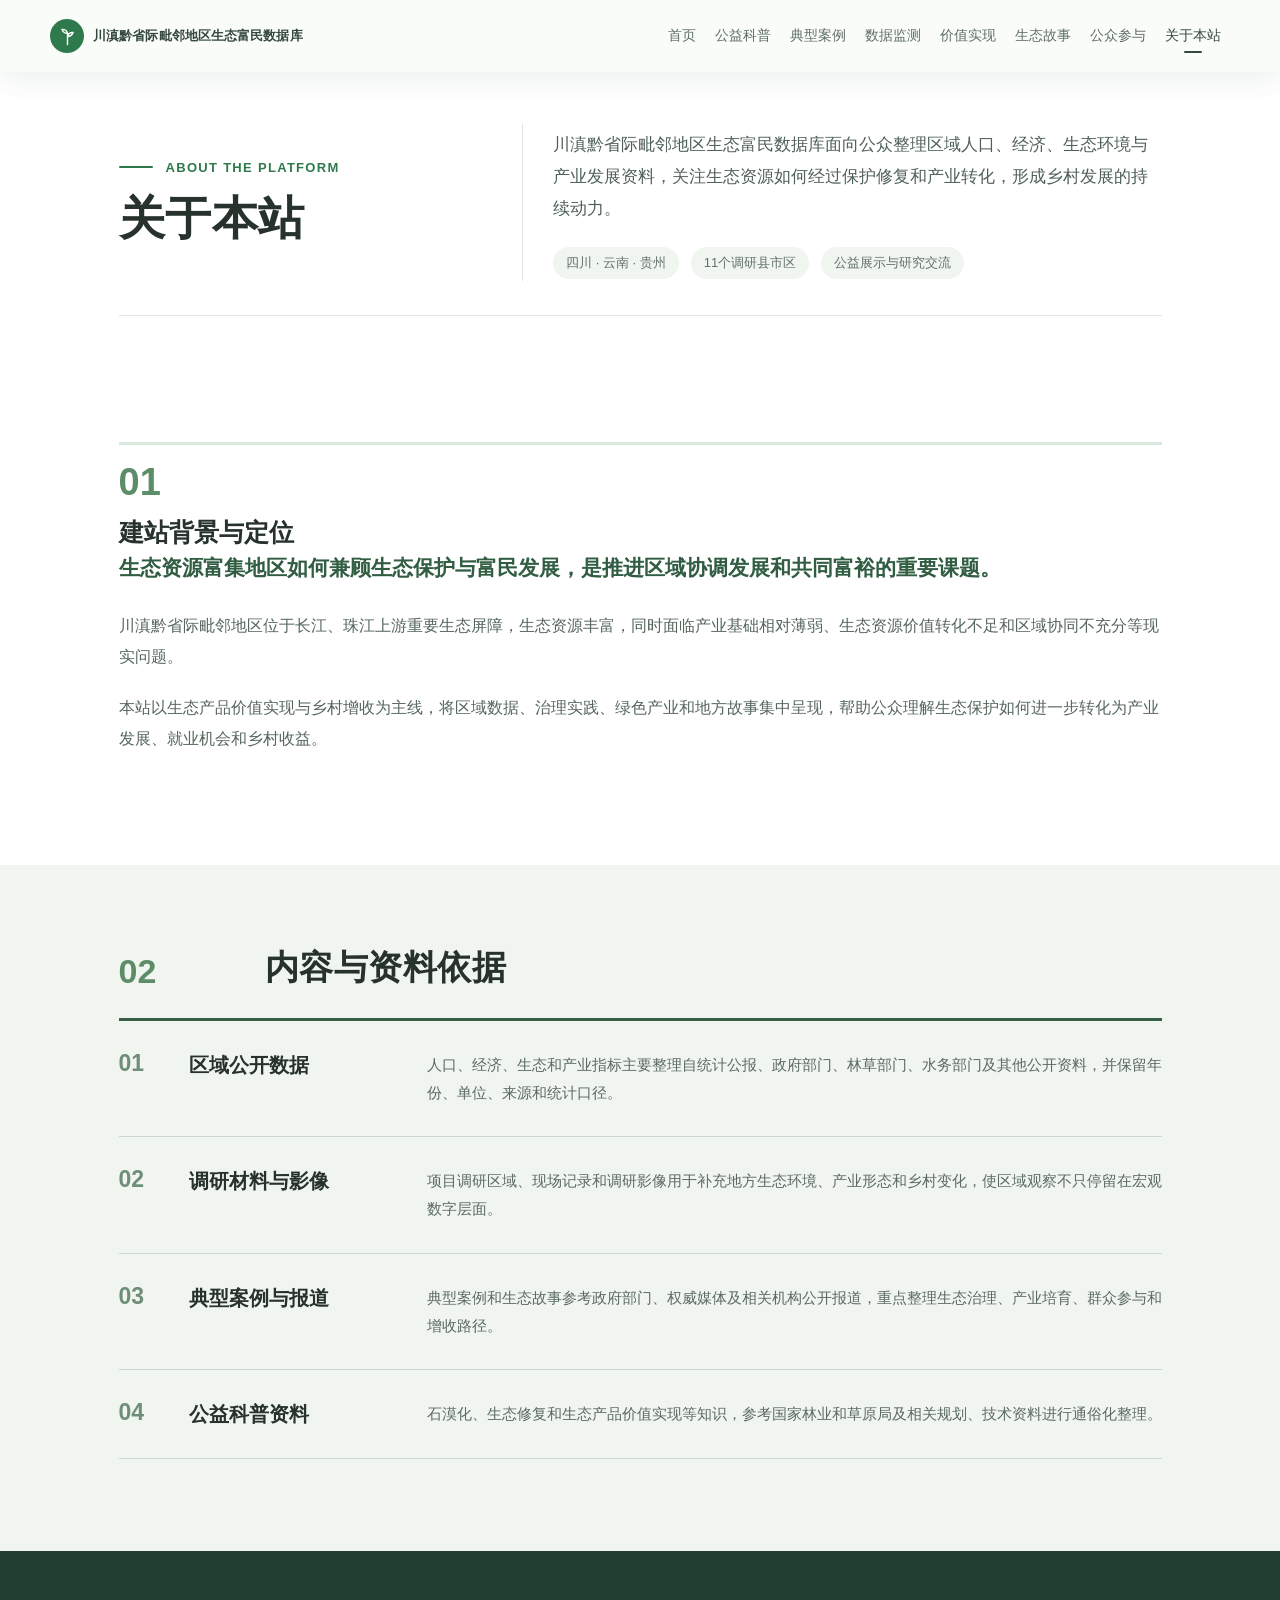
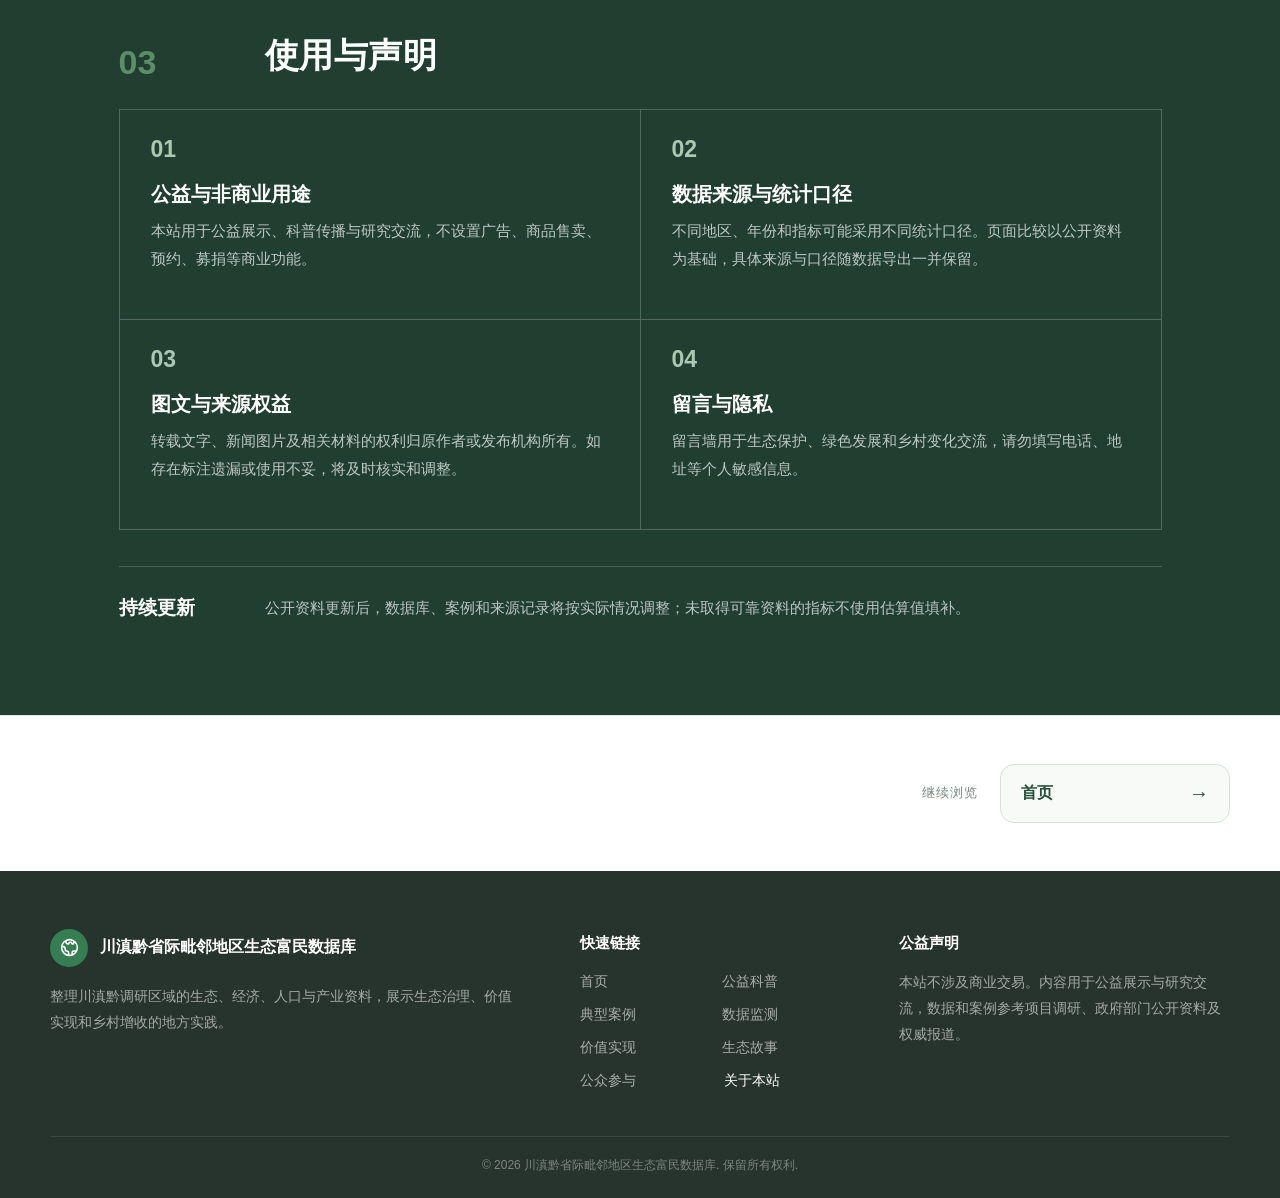
<file: site/about/index.html>
<!doctype html>
<html lang="zh-CN">
<head>
  <meta charset="utf-8">
  <meta name="viewport" content="width=device-width,initial-scale=1">
  <title>关于本站｜川滇黔省际毗邻地区生态富民数据库</title>
  <style>
    :root{--green:#2f7a4c;--deep:#1d5d38;--paper:#f7f9f5;--white:#fff;--ink:#26322b;--muted:#69756e;--line:#dfe7e0;--soft:#edf3ed;--sans:"HarmonyOS Sans SC","MiSans","PingFang SC","Microsoft YaHei UI","Microsoft YaHei","Segoe UI",sans-serif;--num:"Bahnschrift","Aptos Display","Segoe UI Variable Display","Segoe UI",Arial,sans-serif}
    *{box-sizing:border-box}html{scroll-behavior:smooth}body{margin:0;color:var(--ink);background:var(--paper);font-family:var(--sans);-webkit-font-smoothing:antialiased}a{color:inherit;text-decoration:none}button{font:inherit}.wrap{width:min(1180px,calc(100% - 48px));margin:auto}
    .nav{position:fixed;inset:0 0 auto;z-index:50;height:74px;color:#37453d;background:rgba(250,252,249,.96);backdrop-filter:blur(18px);border-bottom:1px solid rgba(221,231,223,.9)}.nav-inner{height:100%;display:flex;align-items:center;gap:28px}.brand{display:flex;align-items:center;gap:11px;font-size:15px;font-weight:650;letter-spacing:.02em;white-space:nowrap}.brand-mark{width:34px;height:34px;border-radius:50%;display:grid;place-items:center;color:#fff;background:var(--green)}.brand-mark svg{width:19px}.nav-links{margin-left:auto;display:flex;align-items:center;gap:1px}.nav-links a{position:relative;padding:10px;font-size:14px;opacity:.72;white-space:nowrap}.nav-links a:hover,.nav-links a.active{opacity:1}.nav-links a:after{content:"";position:absolute;left:50%;bottom:3px;width:0;height:2px;border-radius:4px;background:currentColor;transform:translateX(-50%);transition:.25s}.nav-links a:hover:after,.nav-links a.active:after{width:18px}.menu{display:none;margin-left:auto;width:40px;height:40px;border:0;border-radius:50%;color:var(--ink);background:#edf2ed;font-size:20px}
    .masthead{padding:142px 0 52px;background:#fff}.masthead-grid{display:grid;grid-template-columns:.9fr 1.1fr;gap:72px;align-items:center;padding:0 0 48px;border-bottom:1px solid var(--line)}.kicker{display:flex;align-items:center;gap:13px;margin-bottom:18px;color:var(--green);font-size:14px;font-weight:700;letter-spacing:.12em}.kicker:before{content:"";width:42px;height:3px;border-radius:2px;background:var(--green)}.masthead h1{margin:0;font-size:clamp(48px,6vw,72px);font-weight:670;line-height:1.08;letter-spacing:.02em}.masthead-copy{padding:8px 0 0 38px;border-left:1px solid var(--line)}.masthead-copy p{max-width:620px;margin:0;color:#4f6057;font-size:18px;line-height:1.95}.masthead-meta{display:flex;gap:12px;margin-top:25px;color:#63736a;font-size:13px}.masthead-meta span{padding:7px 13px;border-radius:999px;background:#f0f5f0}.masthead-meta span+span:before{display:none}
    .chapter{padding:92px 0 104px;background:#fff}.chapter-inner{display:grid;grid-template-columns:225px minmax(0,760px);justify-content:center;gap:58px}.chapter-side{position:relative;padding:4px 0 0 30px;border-left:4px solid #dbe8dd}.chapter-no{display:block;color:#5d8c69;font-family:var(--num);font-size:58px;font-weight:580;line-height:1;letter-spacing:0}.chapter-side h2{margin:18px 0 0;font-size:26px;font-weight:680;line-height:1.4}.chapter-body .lead{margin:0 0 29px;color:#315d42;font-size:24px;font-weight:620;line-height:1.72}.chapter-body p{margin:0 0 22px;color:#56665d;font-size:16.5px;line-height:2}.editor-note{margin-top:40px;padding:27px 31px;border-left:4px solid #79a587;background:#f0f5f0;color:#475f50;font-size:18px;font-weight:620;line-height:1.8}
    .register{padding:92px 0 104px;background:#f1f5f0}.register-head{display:grid;grid-template-columns:225px 1fr;gap:58px;max-width:1043px;margin:0 auto 35px;align-items:end}.register-head span{color:#5d8c69;font-family:var(--num);font-size:54px;font-weight:580;line-height:1}.register-head h2{margin:0;font-size:42px;font-weight:670;letter-spacing:.015em}.register-list{max-width:1043px;margin:auto;border-top:3px solid #385f46}.register-row{display:grid;grid-template-columns:80px 260px 1fr;gap:28px;padding:34px 0;border-bottom:1px solid #cbd8cd;align-items:start}.register-row b{color:#6e8e78;font-family:var(--num);font-size:26px;font-weight:580;line-height:1.1}.register-row h3{margin:1px 0 0;font-size:21px;font-weight:680}.register-row p{margin:0;color:#5b6b62;font-size:15px;line-height:1.88}.register-note{max-width:935px;margin:28px 0 0 auto;padding:18px 22px;border-left:3px solid #91ac97;background:rgba(255,255,255,.55);color:#66756d;font-size:14px;line-height:1.85}
    .policy{padding:92px 0 104px;background:#203f31;color:#fff}.policy-inner{max-width:1043px;margin:auto}.policy-head{display:grid;grid-template-columns:225px 1fr;gap:58px;margin-bottom:38px;align-items:end}.policy-head span{color:#9fc0a7;font-family:var(--num);font-size:54px;font-weight:560;line-height:1}.policy-head h2{margin:0;font-size:42px;font-weight:670;letter-spacing:.015em}.policy-grid{display:grid;grid-template-columns:1fr 1fr;border-top:1px solid rgba(255,255,255,.22);border-left:1px solid rgba(255,255,255,.22)}.policy-item{min-height:232px;padding:30px 34px;border-right:1px solid rgba(255,255,255,.22);border-bottom:1px solid rgba(255,255,255,.22)}.policy-item small{display:block;color:#a9c9b1;font-family:var(--num);font-size:27px;font-weight:560;line-height:1}.policy-item h3{margin:24px 0 12px;font-size:21px;font-weight:660}.policy-item p{margin:0;color:rgba(255,255,255,.71);font-size:14.5px;line-height:1.88}.revision{display:grid;grid-template-columns:225px 1fr;gap:58px;margin-top:42px;padding-top:32px;border-top:1px solid rgba(255,255,255,.18)}.revision h3{margin:0;font-size:19px;font-weight:650}.revision p{margin:0;color:rgba(255,255,255,.7);font-size:14.5px;line-height:1.9}
    .footer{padding:48px 0;color:#d6e1dc;background:#102f28}.footer-inner{display:flex;align-items:center;justify-content:space-between;gap:20px}.footer strong{font-weight:650}.footer span{color:#8eaaa0;font-size:11px}
    @media(max-width:1000px){.nav-links{display:none;position:absolute;top:74px;left:0;right:0;padding:18px 24px;flex-direction:column;align-items:stretch;color:var(--ink);background:rgba(250,252,249,.99);box-shadow:0 16px 30px rgba(0,0,0,.08)}.nav-links.open{display:flex}.nav-links a{padding:11px 0}.menu{display:block}.masthead-grid{grid-template-columns:1fr;gap:34px}.masthead-copy{padding:28px 0 0;border-left:0;border-top:1px solid var(--line)}.chapter-inner,.register-head,.policy-head,.revision{grid-template-columns:180px 1fr;gap:38px}.register-row{grid-template-columns:70px 220px 1fr}}
    @media(max-width:700px){.wrap{width:min(100% - 28px,1180px)}.masthead{padding:120px 0 38px}.masthead h1{font-size:52px}.masthead-copy p{font-size:16px}.masthead-meta{flex-wrap:wrap}.chapter{padding:70px 0}.chapter-inner,.register-head,.policy-head,.revision{grid-template-columns:1fr;gap:20px}.chapter-side{display:grid;grid-template-columns:76px 1fr;align-items:end;gap:18px;padding:0 0 20px;border-left:0;border-bottom:3px solid #dbe8dd}.chapter-no{font-size:50px}.chapter-side h2{margin:0 0 4px}.chapter-body .lead{font-size:21px}.register,.policy{padding:70px 0}.register-head span,.policy-head span{font-size:48px}.register-head h2,.policy-head h2{font-size:36px}.register-row{grid-template-columns:52px 1fr;gap:10px 16px}.register-row b{font-size:23px}.register-row p{grid-column:2}.policy-grid{grid-template-columns:1fr}.policy-item{min-height:0}.footer-inner{align-items:flex-start;flex-direction:column}}
  </style>
  <style id="about-refinement-v2">
    .masthead{padding:132px 0 58px}.masthead-grid{max-width:1043px;grid-template-columns:minmax(0,.88fr) minmax(0,1.12fr);gap:56px;align-items:start;padding-bottom:42px}.kicker{margin-bottom:16px;font-size:13px;letter-spacing:.1em}.kicker:before{width:34px;height:2px}.masthead h1{font-size:clamp(40px,4.6vw,56px);font-weight:660;line-height:1.16;letter-spacing:.012em}.masthead-copy{padding:4px 0 2px 34px}.masthead-copy p{font-size:16.5px;line-height:1.95}.masthead-meta{margin-top:22px}
    .chapter{padding:82px 0 92px}.chapter-inner{max-width:1043px;grid-template-columns:170px minmax(0,1fr);gap:50px}.chapter-side{padding:18px 0 0;border-left:0;border-top:3px solid #dbe8dd}.chapter-no{font-size:38px;font-weight:600}.chapter-side h2{margin:14px 0 0;font-size:25px}.chapter-body .lead{margin-bottom:24px;font-size:21px;line-height:1.75}.chapter-body p{margin-bottom:19px;font-size:16px;line-height:1.95}.editor-note{margin-top:32px;padding:22px 26px;font-size:16.5px;line-height:1.8}
    .register,.policy{padding:82px 0 92px}.register-head,.policy-head{grid-template-columns:170px 1fr;gap:50px;max-width:1043px;margin-bottom:30px}.register-head span,.policy-head span{font-size:38px;font-weight:600}.register-head h2,.policy-head h2{font-size:34px;font-weight:660}.register-row{grid-template-columns:62px 230px 1fr;gap:24px;padding:30px 0}.register-row b{font-size:23px}.register-row h3{font-size:20px}.register-row p{font-size:15px;line-height:1.85}.policy-item{min-height:210px;padding:28px 31px}.policy-item small{font-size:23px}.policy-item h3{margin:20px 0 10px;font-size:20px}.revision{grid-template-columns:170px 1fr;gap:50px;margin-top:36px;padding-top:28px}
    @media(max-width:1000px){.masthead-grid{grid-template-columns:1fr;gap:28px}.masthead-copy{padding:26px 0 0;border-left:0;border-top:1px solid var(--line)}.chapter-inner,.register-head,.policy-head,.revision{grid-template-columns:150px 1fr;gap:36px}.register-row{grid-template-columns:56px 210px 1fr}}
    @media(max-width:700px){.masthead{padding:112px 0 42px}.masthead h1{font-size:42px}.chapter,.register,.policy{padding:66px 0 72px}.chapter-inner,.register-head,.policy-head,.revision{grid-template-columns:1fr;gap:18px}.chapter-side{display:grid;grid-template-columns:60px 1fr;align-items:end;gap:14px;padding:0 0 16px;border-top:0;border-bottom:3px solid #dbe8dd}.chapter-no{font-size:34px}.chapter-side h2{margin:0 0 2px}.register-head span,.policy-head span{font-size:34px}.register-head h2,.policy-head h2{font-size:31px}.register-row{grid-template-columns:48px 1fr;gap:8px 14px}.register-row p{grid-column:2}.policy-grid{grid-template-columns:1fr}}
  </style>
<link rel="stylesheet" href="../navigation.css">
</head>
<body class="site-about" data-site-page="about">
  <header class="nav"><div class="wrap nav-inner"><a class="brand" href="../index.html"><span class="brand-mark"><svg fill="none" stroke="currentColor" viewBox="0 0 24 24"><path stroke-linecap="round" stroke-linejoin="round" stroke-width="1.8" d="M12 22V8m0 0C8.5 8 6 6 5 3c3.6-.2 6.1 1.1 7 5Zm0 4c3.5 0 6-2 7-5-3.6-.2-6.1 1.1-7 5Z"/></svg></span>川滇黔省际毗邻地区生态富民数据库</a><nav class="nav-links" id="navLinks"><a href="../index.html">首页</a><a href="../science/index.html">公益科普</a><a href="../cases/index.html">典型案例</a><a href="../dashboard/index.html">数据监测</a><a href="../value/index.html">价值实现</a><a href="../stories/index.html">生态故事</a><a href="../community/index.html">公众参与</a><a class="active" href="index.html">关于本站</a></nav><button class="menu" id="menu" aria-label="打开导航">☰</button></div></header>
  <main>
    <section class="masthead"><div class="wrap masthead-grid"><div><div class="kicker">ABOUT THE PLATFORM</div><h1>关于本站</h1></div><div class="masthead-copy"><p>川滇黔省际毗邻地区生态富民数据库面向公众整理区域人口、经济、生态环境与产业发展资料，关注生态资源如何经过保护修复和产业转化，形成乡村发展的持续动力。</p><div class="masthead-meta"><span>四川 · 云南 · 贵州</span><span>11个调研县市区</span><span>公益展示与研究交流</span></div></div></div></section>
    <section class="chapter"><div class="wrap chapter-inner"><div class="chapter-side"><span class="chapter-no">01</span><h2>建站背景与定位</h2></div><div class="chapter-body"><p class="lead">生态资源富集地区如何兼顾生态保护与富民发展，是推进区域协调发展和共同富裕的重要课题。</p><p>川滇黔省际毗邻地区位于长江、珠江上游重要生态屏障，生态资源丰富，同时面临产业基础相对薄弱、生态资源价值转化不足和区域协同不充分等现实问题。</p><p>本站以生态产品价值实现与乡村增收为主线，将区域数据、治理实践、绿色产业和地方故事集中呈现，帮助公众理解生态保护如何进一步转化为产业发展、就业机会和乡村收益。</p></div></div></section>
    <section class="register"><div class="wrap"><div class="register-head"><span>02</span><h2>内容与资料依据</h2></div><div class="register-list"><div class="register-row"><b>01</b><h3>区域公开数据</h3><p>人口、经济、生态和产业指标主要整理自统计公报、政府部门、林草部门、水务部门及其他公开资料，并保留年份、单位、来源和统计口径。</p></div><div class="register-row"><b>02</b><h3>调研材料与影像</h3><p>项目调研区域、现场记录和调研影像用于补充地方生态环境、产业形态和乡村变化，使区域观察不只停留在宏观数字层面。</p></div><div class="register-row"><b>03</b><h3>典型案例与报道</h3><p>典型案例和生态故事参考政府部门、权威媒体及相关机构公开报道，重点整理生态治理、产业培育、群众参与和增收路径。</p></div><div class="register-row"><b>04</b><h3>公益科普资料</h3><p>石漠化、生态修复和生态产品价值实现等知识，参考国家林业和草原局及相关规划、技术资料进行通俗化整理。</p></div></div></div></section>
    <section class="policy"><div class="wrap policy-inner"><div class="policy-head"><span>03</span><h2>使用与声明</h2></div><div class="policy-grid"><div class="policy-item"><small>01</small><h3>公益与非商业用途</h3><p>本站用于公益展示、科普传播与研究交流，不设置广告、商品售卖、预约、募捐等商业功能。</p></div><div class="policy-item"><small>02</small><h3>数据来源与统计口径</h3><p>不同地区、年份和指标可能采用不同统计口径。页面比较以公开资料为基础，具体来源与口径随数据导出一并保留。</p></div><div class="policy-item"><small>03</small><h3>图文与来源权益</h3><p>转载文字、新闻图片及相关材料的权利归原作者或发布机构所有。如存在标注遗漏或使用不妥，将及时核实和调整。</p></div><div class="policy-item"><small>04</small><h3>留言与隐私</h3><p>留言墙用于生态保护、绿色发展和乡村变化交流，请勿填写电话、地址等个人敏感信息。</p></div></div><div class="revision"><h3>持续更新</h3><p>公开资料更新后，数据库、案例和来源记录将按实际情况调整；未取得可靠资料的指标不使用估算值填补。</p></div></div></section>
  </main>
  <footer class="footer"><div class="wrap footer-inner"><strong>川滇黔省际毗邻地区生态富民数据库</strong><span>区域数据 · 价值实现 · 生态富民</span></div></footer>
  <script>document.getElementById('menu').addEventListener('click',()=>document.getElementById('navLinks').classList.toggle('open'));</script><script src="../navigation.js"></script>
</body>
</html>
</file>
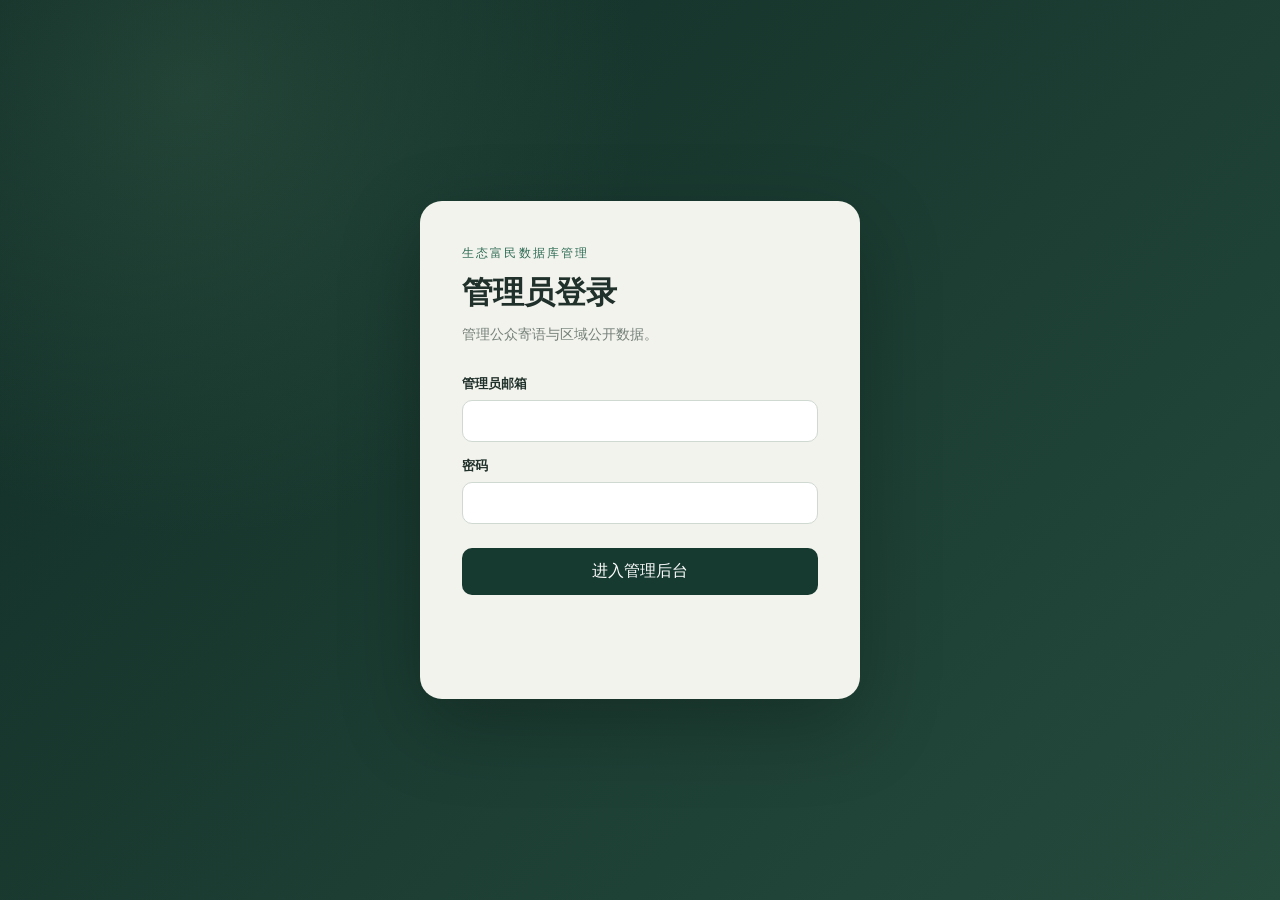
<file: site/admin/index.html>
<!doctype html>
<html lang="zh-CN">
<head>
  <meta charset="utf-8">
  <meta name="viewport" content="width=device-width,initial-scale=1">
  <meta name="robots" content="noindex,nofollow">
  <title>管理后台｜川滇黔省际毗邻地区生态富民数据库</title>
  <style>
    :root{--green:#173a30;--green2:#2d6b54;--paper:#f4f5f0;--ink:#20302a;--muted:#748079;--line:#dce2dc;--gold:#b78b4a;--danger:#a2443c;--shadow:0 18px 50px rgba(18,52,39,.09)}*{box-sizing:border-box}body{margin:0;color:var(--ink);background:var(--paper);font-family:"Microsoft YaHei","PingFang SC","Noto Sans CJK SC",sans-serif}.hidden{display:none!important}button,input,textarea,select{font:inherit}.login-shell{min-height:100vh;display:grid;place-items:center;padding:28px;background:radial-gradient(circle at 15% 10%,rgba(99,143,113,.2),transparent 33%),linear-gradient(135deg,#112d26,#254b3d)}.login-card{width:min(440px,100%);padding:42px;border-radius:22px;background:rgba(250,249,244,.97);box-shadow:0 26px 80px rgba(0,0,0,.25)}.eyebrow{font-size:12px;letter-spacing:.18em;color:var(--green2)}h1{margin:10px 0 8px;font-family:"Noto Serif SC","Songti SC",serif;font-size:31px}.login-card p{margin:0 0 28px;color:var(--muted);font-size:14px;line-height:1.8}.field{display:grid;gap:7px;margin-top:15px}.field label{font-size:13px;font-weight:700}.field input,.field textarea,.field select{width:100%;padding:11px 12px;border:1px solid #cfd8d1;border-radius:10px;color:var(--ink);background:#fff;outline:none}.field input:focus,.field textarea:focus,.field select:focus{border-color:var(--green2);box-shadow:0 0 0 3px rgba(45,107,84,.11)}.primary{width:100%;margin-top:24px;padding:13px 18px;border:0;border-radius:10px;color:#fff;background:var(--green);cursor:pointer}.primary:disabled{opacity:.6;cursor:wait}.login-error{min-height:22px;margin-top:12px!important;color:var(--danger)!important;font-size:13px!important}.app{min-height:100vh}.topbar{position:sticky;top:0;z-index:10;display:flex;justify-content:space-between;align-items:center;gap:24px;padding:14px clamp(20px,4vw,54px);color:#fff;background:var(--green);box-shadow:0 8px 24px rgba(12,36,29,.12)}.brand strong{display:block;font-size:17px}.brand span{font-size:11px;color:#bcd0c7}.top-actions{display:flex;align-items:center;gap:8px}.logout{padding:8px 13px;border:1px solid rgba(255,255,255,.35);border-radius:8px;color:#fff;background:transparent;cursor:pointer}.main{width:min(1320px,calc(100% - 32px));margin:28px auto 60px}.module-tabs{display:flex;gap:8px;margin-bottom:24px;padding:6px;border:1px solid var(--line);border-radius:14px;background:#fff;width:max-content;box-shadow:0 8px 24px rgba(29,69,46,.04)}.module-tab{padding:10px 18px;border:0;border-radius:10px;background:transparent;color:var(--muted);font-weight:700;cursor:pointer}.module-tab.active{color:#fff;background:var(--green)}.headline{display:flex;justify-content:space-between;align-items:end;gap:20px;margin-bottom:20px}.headline h2{margin:0 0 5px;font-family:"Noto Serif SC","Songti SC",serif;font-size:28px}.headline p{margin:0;color:var(--muted);font-size:13px}.headline-actions{display:flex;gap:9px;flex-wrap:wrap}.refresh,.add-btn,.import-btn{padding:9px 14px;border:1px solid var(--line);border-radius:9px;background:#fff;cursor:pointer}.add-btn{border-color:var(--green);color:#fff;background:var(--green)}.import-btn{color:#795b2f;border-color:#d8c4a6;background:#fffaf1}.stats{display:grid;grid-template-columns:repeat(4,1fr);gap:13px;margin-bottom:20px}.stat{padding:18px 20px;border:1px solid var(--line);border-radius:14px;background:#fff;box-shadow:0 8px 24px rgba(28,63,43,.035)}.stat strong{display:block;font-family:Georgia,serif;font-size:29px;color:var(--green)}.stat span{font-size:12px;color:var(--muted)}.toolbar{display:flex;gap:9px;margin-bottom:14px;flex-wrap:wrap}.filter{padding:8px 14px;border:1px solid var(--line);border-radius:999px;color:var(--muted);background:#fff;cursor:pointer}.filter.active{border-color:var(--green);color:#fff;background:var(--green)}.list{display:grid;gap:11px}.row{display:grid;grid-template-columns:110px minmax(0,1fr) 150px 190px;gap:18px;align-items:center;padding:17px 19px;border:1px solid var(--line);border-radius:14px;background:#fff}.person strong{display:block;font-size:14px}.person span,.time{font-size:11px;color:var(--muted)}.message-text{line-height:1.65;font-size:14px}.tag{display:inline-block;margin-top:5px;padding:3px 8px;border-radius:999px;color:var(--green2);background:#edf4ef;font-size:10px}.status{font-size:12px;font-weight:700}.status.pending{color:var(--gold)}.status.approved{color:var(--green2)}.actions{display:flex;justify-content:flex-end;gap:7px;flex-wrap:wrap}.actions button{padding:7px 10px;border:1px solid var(--line);border-radius:7px;background:#fff;cursor:pointer}.actions .approve{border-color:var(--green2);color:#fff;background:var(--green2)}.actions .delete{color:var(--danger)}.empty{padding:64px 20px;text-align:center;color:var(--muted);border:1px dashed var(--line);border-radius:14px;background:#fff}.data-toolbar{display:grid;grid-template-columns:minmax(220px,1fr) 150px 150px;gap:9px;margin-bottom:13px}.data-toolbar input,.data-toolbar select{height:42px;padding:0 12px;border:1px solid var(--line);border-radius:10px;background:#fff;outline:none}.data-table-wrap{overflow:auto;border:1px solid var(--line);border-radius:15px;background:#fff;box-shadow:var(--shadow)}.data-table{width:100%;min-width:1120px;border-collapse:collapse;font-size:12px}.data-table th{position:sticky;top:0;z-index:2;padding:12px 10px;text-align:left;color:#52655b;background:#edf3ee;white-space:nowrap}.data-table td{padding:11px 10px;border-top:1px solid #e8eee9;vertical-align:middle}.data-table tbody tr:hover td{background:#f7faf7}.data-table strong{font-size:12px}.data-table small{display:block;color:var(--muted);font-size:10px}.data-value{font:700 13px Georgia,serif;color:#1f6541;white-space:nowrap}.source-link{max-width:220px}.source-link a{color:#376e52;text-decoration:underline;text-underline-offset:2px}.data-state{display:inline-flex;padding:4px 8px;border-radius:999px;font-size:10px;white-space:nowrap}.data-state.live{color:#1f6541;background:#e8f4eb}.data-state.draft{color:#89672f;background:#fbf2df}.data-actions{display:flex;gap:5px}.data-actions button{padding:6px 8px;border:1px solid var(--line);border-radius:7px;background:#fff;cursor:pointer;white-space:nowrap}.data-actions .publish{color:#fff;border-color:var(--green2);background:var(--green2)}.data-actions .delete{color:var(--danger)}.modal{position:fixed;inset:0;z-index:30;display:grid;place-items:center;padding:20px;background:rgba(7,22,17,.58)}.dialog{width:min(560px,100%);max-height:92vh;overflow:auto;padding:27px;border-radius:18px;background:var(--paper);box-shadow:0 24px 80px rgba(0,0,0,.3)}.dialog.data-dialog{width:min(860px,100%)}.dialog h3{margin:0 0 15px}.dialog textarea{min-height:92px;resize:vertical}.form-grid{display:grid;grid-template-columns:repeat(2,1fr);gap:0 14px}.field.wide{grid-column:1/-1}.check-field{display:flex;align-items:center;gap:8px;margin-top:18px;font-size:13px}.check-field input{width:16px;height:16px}.dialog-actions{display:flex;justify-content:flex-end;gap:9px;margin-top:22px}.dialog-actions button{padding:9px 16px;border:1px solid var(--line);border-radius:8px;background:#fff;cursor:pointer}.dialog-actions .save{border-color:var(--green);color:#fff;background:var(--green)}.notice{position:fixed;right:22px;bottom:22px;z-index:40;max-width:min(420px,calc(100% - 44px));padding:12px 17px;border-radius:9px;color:#fff;background:var(--green);box-shadow:0 12px 30px rgba(0,0,0,.22)}@media(max-width:900px){.row{grid-template-columns:1fr}.actions{justify-content:flex-start}.stats{grid-template-columns:repeat(2,1fr)}.headline{align-items:flex-start;flex-direction:column}.data-toolbar{grid-template-columns:1fr}.topbar{align-items:flex-start}.top-actions{flex-wrap:wrap;justify-content:flex-end}}@media(max-width:560px){.stats,.form-grid{grid-template-columns:1fr}.module-tabs{width:100%}.module-tab{flex:1}.topbar{flex-direction:column}.top-actions{justify-content:flex-start}}
    .stat strong{font-family:"Microsoft YaHei","PingFang SC","Noto Sans CJK SC",sans-serif;font-weight:700;font-variant-numeric:tabular-nums}
    .data-value{font-family:"Microsoft YaHei","PingFang SC","Noto Sans CJK SC",sans-serif;font-weight:700;font-variant-numeric:tabular-nums}
  </style>
</head>
<body>
  <section class="login-shell" id="loginView"><form class="login-card" id="loginForm"><span class="eyebrow">生态富民数据库管理</span><h1>管理员登录</h1><p>管理公众寄语与区域公开数据。</p><div class="field"><label for="email">管理员邮箱</label><input id="email" type="email" autocomplete="username" required></div><div class="field"><label for="password">密码</label><input id="password" type="password" autocomplete="current-password" required></div><button class="primary" id="loginButton" type="submit">进入管理后台</button><p class="login-error" id="loginError"></p></form></section>
  <section class="app hidden" id="appView"><header class="topbar"><div class="brand"><strong>川滇黔省际毗邻地区生态富民数据库</strong><span>网站管理后台</span></div><div class="top-actions"><button class="logout" id="passwordButton">修改密码</button><button class="logout" id="logoutButton">退出登录</button></div></header><main class="main"><nav class="module-tabs" aria-label="管理模块"><button class="module-tab active" data-module="messages">留言管理</button><button class="module-tab" data-module="data">区域数据</button></nav>
    <section id="messagesModule"><div class="headline"><div><h2>山河回声管理</h2><p>审核、修改和维护访客提交的寄语</p></div><button class="refresh" id="refreshMessagesButton">刷新数据</button></div><div class="stats"><div class="stat"><strong id="totalCount">0</strong><span>全部寄语</span></div><div class="stat"><strong id="pendingCount">0</strong><span>待审核</span></div><div class="stat"><strong id="approvedCount">0</strong><span>已公开</span></div></div><div class="toolbar"><button class="filter active" data-message-filter="pending">待审核</button><button class="filter" data-message-filter="approved">已公开</button><button class="filter" data-message-filter="all">全部</button></div><div class="list" id="messageList"></div></section>
    <section id="dataModule" class="hidden"><div class="headline"><div><h2>区域数据管理</h2><p>维护11个调研区及全国、省级生态背景数据</p></div><div class="headline-actions"><button class="import-btn" id="importSeedButton">导入当前底表</button><button class="refresh" id="refreshDataButton">刷新数据</button><button class="add-btn" id="addDataButton">新增数据</button></div></div><div class="stats"><div class="stat"><strong id="dataTotalCount">0</strong><span>全部记录</span></div><div class="stat"><strong id="dataPublishedCount">0</strong><span>已发布</span></div><div class="stat"><strong id="dataVerifiedCount">0</strong><span>已核验</span></div><div class="stat"><strong id="dataRegionCount">0</strong><span>覆盖对象</span></div></div><div class="data-toolbar"><input id="dataSearch" type="search" placeholder="搜索地区、指标或来源"><select id="dataScopeFilter"><option value="">全部范围</option><option>调研区</option><option>全国</option><option>省级</option><option>调查期</option><option>石漠化程度</option></select><select id="dataStatusFilter"><option value="">全部状态</option><option value="published">已发布</option><option value="draft">未发布</option><option value="verified">已核验</option><option value="pending">待复核</option></select></div><div class="data-table-wrap"><table class="data-table"><thead><tr><th>范围</th><th>地区/分组</th><th>年份</th><th>指标</th><th>数值</th><th>状态</th><th>来源</th><th>操作</th></tr></thead><tbody id="dataBody"><tr><td colspan="8">正在读取数据…</td></tr></tbody></table></div></section>
  </main></section>
  <div class="modal hidden" id="editModal"><form class="dialog" id="editForm"><h3>编辑寄语</h3><input type="hidden" id="editId"><div class="field"><label for="editNickname">昵称</label><input id="editNickname" maxlength="12" required></div><div class="field"><label for="editLocation">关注方向</label><select id="editLocation"><option>生态守护</option><option>治理见闻</option><option>乡村变化</option><option>绿色生活</option><option>山河祝福</option></select></div><div class="field"><label for="editContent">寄语内容</label><textarea id="editContent" minlength="2" maxlength="80" required></textarea></div><div class="dialog-actions"><button type="button" id="cancelEdit">取消</button><button class="save" type="submit">保存修改</button></div></form></div>
  <div class="modal hidden" id="dataModal"><form class="dialog data-dialog" id="dataForm"><h3 id="dataDialogTitle">新增数据</h3><input type="hidden" id="dataId"><div class="form-grid"><div class="field"><label for="dataScopeType">数据范围</label><select id="dataScopeType" required><option>调研区</option><option>全国</option><option>省级</option><option>调查期</option><option>石漠化程度</option></select></div><div class="field"><label for="dataProvince">省份</label><select id="dataProvince"><option value="">无</option><option>贵州</option><option>云南</option><option>四川</option></select></div><div class="field"><label for="dataRegion">地区或分组</label><input id="dataRegion" required></div><div class="field"><label for="dataYear">统计年份</label><input id="dataYear" type="number" min="1900" max="2100"></div><div class="field"><label for="dataPeriod">时间标签</label><input id="dataPeriod" required placeholder="如 2025 或 2016—2021"></div><div class="field"><label for="dataCategory">类别</label><input id="dataCategory" required placeholder="如 经济、生态、石漠化"></div><div class="field"><label for="dataIndicator">指标</label><input id="dataIndicator" required></div><div class="field"><label for="dataValue">数值</label><input id="dataValue" type="number" step="any" required></div><div class="field"><label for="dataUnit">单位</label><input id="dataUnit" required></div><div class="field"><label for="dataVerification">核验状态</label><select id="dataVerification"><option>待复核</option><option>已核验</option><option>需修订</option></select></div><div class="field wide"><label for="dataSourceTitle">来源标题</label><input id="dataSourceTitle"></div><div class="field"><label for="dataSourceOrg">发布机构</label><input id="dataSourceOrg"></div><div class="field"><label for="dataSourceUrl">来源链接</label><input id="dataSourceUrl" type="url"></div><div class="field wide"><label for="dataCaliber">统计口径</label><textarea id="dataCaliber"></textarea></div><label class="check-field wide"><input id="dataPublished" type="checkbox">发布到前端</label></div><p class="login-error" id="dataFormError"></p><div class="dialog-actions"><button type="button" id="cancelData">取消</button><button class="save" type="submit">保存数据</button></div></form></div>
  <div class="modal hidden" id="passwordModal"><form class="dialog" id="passwordForm"><h3>修改登录密码</h3><div class="field"><label for="newPassword">新密码</label><input id="newPassword" type="password" minlength="8" autocomplete="new-password" required></div><div class="field"><label for="confirmPassword">再次输入新密码</label><input id="confirmPassword" type="password" minlength="8" autocomplete="new-password" required></div><p class="login-error" id="passwordError"></p><div class="dialog-actions"><button type="button" id="cancelPassword">取消</button><button class="save" type="submit">确认修改</button></div></form></div>
  <div class="notice hidden" id="notice"></div>
  <script src="../data/supabase-config.js"></script><script src="../data/region-database.js"></script>
  <script>
  (()=>{
    const config=window.SUPABASE_CONFIG||{},SUPABASE_URL=config.url,SUPABASE_KEY=config.key,ADMIN_UID='1a6bd99c-f493-432b-9d5c-c71150e0f369',sessionKey='karst-admin-session-v2';let token='',messages=[],dataRecords=[],messageFilter='pending';const $=id=>document.getElementById(id),esc=s=>String(s??'').replace(/[&<>\"]/g,c=>({'&':'&amp;','<':'&lt;','>':'&gt;','"':'&quot;'}[c]));function notify(text){$('notice').textContent=text;$('notice').classList.remove('hidden');clearTimeout(notify.timer);notify.timer=setTimeout(()=>$('notice').classList.add('hidden'),2600)}function authHeaders(extra={}){return{apikey:SUPABASE_KEY,Authorization:`Bearer ${token}`,...extra}}function saveSession(value){sessionStorage.setItem(sessionKey,JSON.stringify(value))}function clearSession(){sessionStorage.removeItem(sessionKey);token=''}
    async function login(email,password){const response=await fetch(`${SUPABASE_URL}/auth/v1/token?grant_type=password`,{method:'POST',headers:{apikey:SUPABASE_KEY,'Content-Type':'application/json'},body:JSON.stringify({email,password})}),data=await response.json();if(!response.ok)throw new Error('邮箱或密码不正确');if(data.user?.id!==ADMIN_UID)throw new Error('该账号没有管理员权限');token=data.access_token;saveSession({access_token:token,user_id:data.user.id});return data}async function api(path,options={}){const response=await fetch(`${SUPABASE_URL}/rest/v1/${path}`,{...options,headers:authHeaders(options.headers||{})});if(response.status===401){logout();throw new Error('登录已过期，请重新登录')}if(!response.ok){let message='操作失败';try{const body=await response.json();message=body.message||body.hint||message}catch{}throw new Error(message)}if(response.status===204)return null;const text=await response.text();return text?JSON.parse(text):null}
    async function loadMessages(){messages=await api('messages?select=id,nickname,content,location,approved,created_at&order=created_at.desc');renderMessages()}function renderMessages(){const pending=messages.filter(x=>!x.approved).length;$('totalCount').textContent=messages.length;$('pendingCount').textContent=pending;$('approvedCount').textContent=messages.length-pending;const shown=messages.filter(x=>messageFilter==='all'||(messageFilter==='approved'?x.approved:!x.approved)),list=$('messageList');list.innerHTML='';if(!shown.length){list.innerHTML='<div class="empty">当前没有相关寄语</div>';return}shown.forEach(item=>{const row=document.createElement('article');row.className='row';const person=document.createElement('div');person.className='person';const name=document.createElement('strong');name.textContent=item.nickname;const time=document.createElement('span');time.textContent=new Date(item.created_at).toLocaleString('zh-CN');person.append(name,time);const body=document.createElement('div'),words=document.createElement('div');words.className='message-text';words.textContent=item.content;const tag=document.createElement('span');tag.className='tag';tag.textContent=item.location||'生态守护';body.append(words,tag);const status=document.createElement('div');status.className='status '+(item.approved?'approved':'pending');status.textContent=item.approved?'已公开':'待审核';const actions=document.createElement('div');actions.className='actions';const visibility=document.createElement('button');visibility.className=item.approved?'':'approve';visibility.textContent=item.approved?'撤回':'通过';visibility.onclick=()=>updateMessage(item.id,{approved:!item.approved},item.approved?'寄语已撤回':'寄语已公开');const edit=document.createElement('button');edit.textContent='编辑';edit.onclick=()=>openMessageEdit(item);const del=document.createElement('button');del.className='delete';del.textContent='删除';del.onclick=()=>deleteMessage(item.id);actions.append(visibility,edit,del);row.append(person,body,status,actions);list.append(row)})}async function updateMessage(id,changes,message){await api(`messages?id=eq.${id}`,{method:'PATCH',headers:{'Content-Type':'application/json',Prefer:'return=minimal'},body:JSON.stringify(changes)});Object.assign(messages.find(x=>x.id===id),changes);renderMessages();notify(message)}async function deleteMessage(id){if(!confirm('确定删除这条寄语吗？删除后无法恢复。'))return;await api(`messages?id=eq.${id}`,{method:'DELETE'});messages=messages.filter(x=>x.id!==id);renderMessages();notify('寄语已删除')}function openMessageEdit(item){$('editId').value=item.id;$('editNickname').value=item.nickname;$('editLocation').value=item.location||'生态守护';$('editContent').value=item.content;$('editModal').classList.remove('hidden')}
    async function loadData(){try{dataRecords=await api('monitoring_data?select=*&order=updated_at.desc&limit=1000');renderData()}catch(error){dataRecords=[];renderData(error.message);throw error}}function filteredData(){const q=$('dataSearch').value.trim().toLowerCase(),scope=$('dataScopeFilter').value,status=$('dataStatusFilter').value;return dataRecords.filter(row=>(!scope||row.scope_type===scope)&&(!q||`${row.region}${row.indicator}${row.source_title}${row.source_org}`.toLowerCase().includes(q))&&(!status||(status==='published'?row.is_published:status==='draft'?!row.is_published:status==='verified'?row.verification_status==='已核验':row.verification_status==='待复核')))}function renderData(error=''){const published=dataRecords.filter(x=>x.is_published).length,verified=dataRecords.filter(x=>x.verification_status==='已核验').length;$('dataTotalCount').textContent=dataRecords.length;$('dataPublishedCount').textContent=published;$('dataVerifiedCount').textContent=verified;$('dataRegionCount').textContent=new Set(dataRecords.map(x=>x.region)).size;const rows=filteredData(),body=$('dataBody');if(error){body.innerHTML='<tr><td colspan="8"><div class="empty">数据库表尚未初始化，请先执行正式迁移脚本。</div></td></tr>';return}if(!rows.length){body.innerHTML='<tr><td colspan="8"><div class="empty">当前没有符合条件的数据</div></td></tr>';return}body.innerHTML=rows.map(row=>`<tr><td>${esc(row.scope_type)}</td><td><strong>${esc(row.region)}</strong><small>${esc(row.province||'')}</small></td><td>${esc(row.period_label)}</td><td><strong>${esc(row.indicator)}</strong><small>${esc(row.category)}</small></td><td class="data-value">${Number(row.value).toLocaleString('zh-CN',{maximumFractionDigits:4})} ${esc(row.unit)}</td><td><span class="data-state ${row.is_published?'live':'draft'}">${row.is_published?'已发布':'未发布'} · ${esc(row.verification_status)}</span></td><td class="source-link">${row.source_url?`<a href="${esc(row.source_url)}" target="_blank" rel="noopener">${esc(row.source_org||row.source_title||'查看来源')}</a>`:esc(row.source_org||row.source_title||'—')}</td><td><div class="data-actions"><button class="${row.is_published?'':'publish'}" data-action="toggle" data-id="${row.id}">${row.is_published?'撤回':'发布'}</button><button data-action="edit" data-id="${row.id}">编辑</button><button class="delete" data-action="delete" data-id="${row.id}">删除</button></div></td></tr>`).join('')}
    async function recordKey(row){const raw=[row.scope_type,row.province||'',row.region,row.period_label,row.indicator,row.unit,row.source_url||''].join('|'),bytes=await crypto.subtle.digest('SHA-256',new TextEncoder().encode(raw));return[...new Uint8Array(bytes)].map(x=>x.toString(16).padStart(2,'0')).join('')}function openDataForm(row=null){$('dataForm').reset();$('dataFormError').textContent='';$('dataDialogTitle').textContent=row?'编辑数据':'新增数据';$('dataId').value=row?.id||'';$('dataScopeType').value=row?.scope_type||'调研区';$('dataProvince').value=row?.province||'';$('dataRegion').value=row?.region||'';$('dataYear').value=row?.statistical_year||'';$('dataPeriod').value=row?.period_label||'';$('dataCategory').value=row?.category||'';$('dataIndicator').value=row?.indicator||'';$('dataValue').value=row?.value??'';$('dataUnit').value=row?.unit||'';$('dataVerification').value=row?.verification_status||'待复核';$('dataSourceTitle').value=row?.source_title||'';$('dataSourceOrg').value=row?.source_org||'';$('dataSourceUrl').value=row?.source_url||'';$('dataCaliber').value=row?.caliber||'';$('dataPublished').checked=Boolean(row?.is_published);$('dataModal').classList.remove('hidden')}async function formRecord(){const record={scope_type:$('dataScopeType').value,province:$('dataProvince').value||null,region:$('dataRegion').value.trim(),statistical_year:$('dataYear').value?Number($('dataYear').value):null,period_label:$('dataPeriod').value.trim(),category:$('dataCategory').value.trim(),indicator:$('dataIndicator').value.trim(),value:Number($('dataValue').value),unit:$('dataUnit').value.trim(),source_title:$('dataSourceTitle').value.trim(),source_org:$('dataSourceOrg').value.trim(),source_url:$('dataSourceUrl').value.trim(),caliber:$('dataCaliber').value.trim(),verification_status:$('dataVerification').value,is_published:$('dataPublished').checked};if(record.is_published&&record.verification_status!=='已核验')throw new Error('发布前请将数据设为“已核验”');record.record_key=await recordKey(record);return record}async function saveData(event){event.preventDefault();$('dataFormError').textContent='';try{const record=await formRecord(),id=$('dataId').value;if(id)await api(`monitoring_data?id=eq.${encodeURIComponent(id)}`,{method:'PATCH',headers:{'Content-Type':'application/json',Prefer:'return=minimal'},body:JSON.stringify(record)});else await api('monitoring_data',{method:'POST',headers:{'Content-Type':'application/json',Prefer:'return=minimal'},body:JSON.stringify(record)});$('dataModal').classList.add('hidden');await loadData();notify(id?'数据已更新':'数据已新增')}catch(error){$('dataFormError').textContent=error.message}}async function toggleData(id){const row=dataRecords.find(x=>x.id===id),changes={is_published:!row.is_published};if(changes.is_published)changes.verification_status='已核验';await api(`monitoring_data?id=eq.${encodeURIComponent(id)}`,{method:'PATCH',headers:{'Content-Type':'application/json',Prefer:'return=minimal'},body:JSON.stringify(changes)});Object.assign(row,changes);renderData();notify(changes.is_published?'数据已发布':'数据已撤回')}async function deleteData(id){if(!confirm('确定删除这条数据吗？删除后无法恢复。'))return;await api(`monitoring_data?id=eq.${encodeURIComponent(id)}`,{method:'DELETE'});dataRecords=dataRecords.filter(x=>x.id!==id);renderData();notify('数据已删除')}
    async function seedRecords(){const db=window.REGION_DATABASE||{observations:[],nationalObservations:[]},survey=(db.observations||[]).map(row=>({scope_type:'调研区',province:row.province||null,region:row.region,statistical_year:Number(row.year)||null,period_label:String(row.year||''),category:row.category,indicator:row.indicator,value:Number(row.value),unit:row.unit,source_title:row.source||'',source_org:row.sourceOrg||'',source_url:row.url||'',caliber:row.caliber||'',verification_status:row.status||'已核验',is_published:(row.status||'已核验')==='已核验'})),national=(db.nationalObservations||[]).map(row=>({scope_type:row.scopeType||'全国',province:row.province||null,region:row.region,statistical_year:Number(row.year)||null,period_label:String(row.period||row.year||''),category:row.category,indicator:row.indicator,value:Number(row.value),unit:row.unit,source_title:row.source||'',source_org:row.sourceOrg||'',source_url:row.url||'',caliber:row.caliber||'',verification_status:row.status||'已核验',is_published:(row.status||'已核验')==='已核验'}));return Promise.all([...survey,...national].map(async row=>({...row,record_key:await recordKey(row)})))}async function importSeed(){if(!confirm('将当前本地底表导入数据库，并按唯一键更新重复记录吗？'))return;const button=$('importSeedButton');button.disabled=true;button.textContent='正在导入…';try{const rows=await seedRecords();for(let i=0;i<rows.length;i+=80)await api('monitoring_data?on_conflict=record_key',{method:'POST',headers:{'Content-Type':'application/json',Prefer:'resolution=merge-duplicates,return=minimal'},body:JSON.stringify(rows.slice(i,i+80))});await loadData();notify(`已导入 ${rows.length} 条数据`)}catch(error){notify(error.message.includes('monitoring_data')?'请先执行数据库正式迁移脚本':error.message)}finally{button.disabled=false;button.textContent='导入当前底表'}}
    function switchModule(module){document.querySelectorAll('.module-tab').forEach(x=>x.classList.toggle('active',x.dataset.module===module));$('messagesModule').classList.toggle('hidden',module!=='messages');$('dataModule').classList.toggle('hidden',module!=='data');if(module==='messages'&&!messages.length)loadMessages().catch(error=>notify(error.message));if(module==='data'&&!dataRecords.length)loadData().catch(()=>{})}function logout(){clearSession();$('appView').classList.add('hidden');$('loginView').classList.remove('hidden');$('password').value=''}
    $('loginForm').addEventListener('submit',async event=>{event.preventDefault();$('loginButton').disabled=true;$('loginError').textContent='';try{await login($('email').value.trim(),$('password').value);$('loginView').classList.add('hidden');$('appView').classList.remove('hidden');await loadMessages()}catch(error){clearSession();$('loginError').textContent=error.message}finally{$('loginButton').disabled=false}});document.querySelectorAll('.module-tab').forEach(button=>button.onclick=()=>switchModule(button.dataset.module));document.querySelectorAll('[data-message-filter]').forEach(button=>button.onclick=()=>{document.querySelectorAll('[data-message-filter]').forEach(x=>x.classList.remove('active'));button.classList.add('active');messageFilter=button.dataset.messageFilter;renderMessages()});$('refreshMessagesButton').onclick=()=>loadMessages().catch(error=>notify(error.message));$('editForm').addEventListener('submit',async event=>{event.preventDefault();const id=Number($('editId').value);try{await updateMessage(id,{nickname:$('editNickname').value.trim(),location:$('editLocation').value,content:$('editContent').value.trim()},'修改已保存');$('editModal').classList.add('hidden')}catch(error){notify(error.message)}});$('cancelEdit').onclick=()=>$('editModal').classList.add('hidden');$('dataSearch').addEventListener('input',()=>renderData());$('dataScopeFilter').addEventListener('change',()=>renderData());$('dataStatusFilter').addEventListener('change',()=>renderData());$('refreshDataButton').onclick=()=>loadData().catch(error=>notify(error.message));$('addDataButton').onclick=()=>openDataForm();$('cancelData').onclick=()=>$('dataModal').classList.add('hidden');$('dataForm').addEventListener('submit',saveData);$('importSeedButton').onclick=importSeed;$('dataBody').addEventListener('click',event=>{const button=event.target.closest('button[data-action]');if(!button)return;const row=dataRecords.find(x=>x.id===button.dataset.id);if(!row)return;if(button.dataset.action==='edit')openDataForm(row);if(button.dataset.action==='toggle')toggleData(row.id).catch(error=>notify(error.message));if(button.dataset.action==='delete')deleteData(row.id).catch(error=>notify(error.message))});$('logoutButton').onclick=logout;$('passwordButton').onclick=()=>{$('passwordForm').reset();$('passwordError').textContent='';$('passwordModal').classList.remove('hidden')};$('cancelPassword').onclick=()=>$('passwordModal').classList.add('hidden');$('passwordForm').addEventListener('submit',async event=>{event.preventDefault();const next=$('newPassword').value;if(next!==$('confirmPassword').value){$('passwordError').textContent='两次输入的密码不一致';return}$('passwordError').textContent='';const response=await fetch(`${SUPABASE_URL}/auth/v1/user`,{method:'PUT',headers:authHeaders({'Content-Type':'application/json'}),body:JSON.stringify({password:next})});if(!response.ok){$('passwordError').textContent='密码修改失败，请稍后重试';return}$('passwordModal').classList.add('hidden');notify('密码已修改，请使用新密码登录');setTimeout(logout,1300)});try{const saved=JSON.parse(sessionStorage.getItem(sessionKey)||'null');if(saved?.access_token&&saved?.user_id===ADMIN_UID){token=saved.access_token;$('loginView').classList.add('hidden');$('appView').classList.remove('hidden');loadMessages().catch(error=>notify(error.message))}}catch{clearSession()}
    const originalRenderData=renderData;renderData=function(error=''){originalRenderData(error);$('dataRegionCount').textContent=new Set(dataRecords.filter(x=>x.scope_type==='调研区').map(x=>x.region)).size;$('dataRegionCount').parentElement.querySelector('span').textContent='调研区域'};
  })();
  </script>
</body>
</html>
</file>
<file: site/navigation.css>
:root{--site-sans:"HarmonyOS Sans SC","MiSans","PingFang SC","Microsoft YaHei UI","Microsoft YaHei","Segoe UI",sans-serif;--site-green:#2f7a4c;--site-deep:#173a2d;--site-paper:#f7f9f5;--site-line:#dfe7e0}
    html,body{max-width:100%;overflow-x:hidden!important}
    body{font-family:var(--site-sans)!important}
    .nav{height:72px!important;font-family:var(--site-sans)!important;color:#fff;background:linear-gradient(180deg,rgba(9,35,28,.72),transparent);border-bottom:0!important;transition:background .3s,color .3s,box-shadow .3s!important}
    .nav .nav-inner{height:72px!important;display:flex!important;align-items:center!important;gap:30px!important}
    .nav .brand{display:flex!important;align-items:center!important;gap:9px!important;font-family:var(--site-sans)!important;font-size:13px!important;font-weight:720!important;line-height:1.2!important;letter-spacing:.008em!important;white-space:nowrap!important}
    .nav .brand-mark,.nav .brand-icon{flex:0 0 auto;width:34px!important;height:34px!important;border-radius:50%!important;display:grid!important;place-items:center!important;color:#fff!important;background:var(--site-green)!important}
    .nav .brand-mark svg,.nav .brand-icon svg{width:19px!important;height:19px!important}
    .nav .nav-links{margin-left:auto!important;display:flex!important;align-items:center!important;gap:1px!important;font-family:var(--site-sans)!important}
    .nav .nav-links a{position:relative!important;padding:10px 9px!important;color:inherit!important;font-family:var(--site-sans)!important;font-size:14px!important;font-weight:500!important;line-height:1.25!important;letter-spacing:0!important;opacity:.78!important;white-space:nowrap!important;transform:scale(1);transition:opacity .22s,transform .18s!important}
    .nav .nav-links a:hover,.nav .nav-links a.active{opacity:1!important}
    .nav .nav-links a:active,.nav .nav-links a.site-nav-clicked{transform:scale(.92)!important}
    .nav .nav-links a:after{content:""!important;position:absolute!important;left:50%!important;bottom:2px!important;width:0!important;height:2px!important;border-radius:3px!important;background:currentColor!important;transform:translateX(-50%)!important;transition:width .25s!important}
    .nav .nav-links a:hover:after,.nav .nav-links a.active:after{width:18px!important}
    .nav.scrolled,.nav.solid,.site-about .nav{color:#34483d!important;background:rgba(250,252,249,.96)!important;border-bottom:0!important;box-shadow:0 8px 28px rgba(31,62,45,.08)!important;backdrop-filter:blur(18px)}
    .nav .site-menu-toggle{display:none!important;flex:0 0 auto;width:40px;height:40px;margin-left:auto;padding:0;border:1px solid rgba(255,255,255,.22);border-radius:50%;place-items:center;color:inherit;background:rgba(255,255,255,.12);font-family:var(--site-sans)!important;font-size:22px;font-weight:400;line-height:1;cursor:pointer;-webkit-tap-highlight-color:transparent}
    .nav.scrolled .site-menu-toggle,.nav.solid .site-menu-toggle,.site-about .nav .site-menu-toggle{border-color:#dce6de;background:#eef3ef}

    .site-inner-hero .hero{position:relative!important;height:58vh!important;min-height:500px!important;display:flex!important;align-items:center!important;isolation:isolate!important;background-color:#152b1f!important;background-image:var(--site-hero-image)!important;background-repeat:no-repeat!important;background-size:cover!important;background-position:center 48%!important}
    .site-inner-hero .hero>img{display:block!important;position:absolute!important;z-index:0!important;inset:0!important;width:100%!important;height:100%!important;object-fit:cover!important;object-position:center 48%!important;filter:saturate(.9) contrast(1.02)!important;transform-origin:center center!important;will-change:transform!important;animation:siteHeroBreath 14s ease-in-out infinite alternate!important}
    .site-inner-hero .hero>.hero-media{display:block!important;position:absolute!important;z-index:0!important;inset:0!important}
    .site-inner-hero .hero>.hero-media img{display:block!important;width:100%!important;height:100%!important;object-fit:cover!important;object-position:center 48%!important;filter:saturate(.9) contrast(1.02)!important;transform-origin:center center!important;will-change:transform!important;animation:siteHeroBreath 14s ease-in-out infinite alternate!important}
    .site-inner-hero .hero>.hero-shade,.site-inner-hero .hero>.hero-fade,.site-inner-hero .hero>.site-hero-image,.site-inner-hero .hero>.site-hero-shade{display:none!important}
    .site-inner-hero .hero:before{content:""!important;position:absolute!important;z-index:1!important;inset:0!important;opacity:1!important;background:radial-gradient(circle at 50% 42%,rgba(8,28,17,.06) 0,rgba(8,28,17,.18) 42%,rgba(8,25,16,.40) 100%),linear-gradient(to top,rgba(8,24,16,.48),rgba(8,24,16,.08) 58%)!important;pointer-events:none!important}
    .site-inner-hero .hero:after{content:""!important;position:absolute!important;z-index:2!important;left:0!important;right:0!important;top:auto!important;bottom:-1px!important;height:100px!important;background:linear-gradient(to top,var(--paper,#f8faf7),transparent)!important;pointer-events:none!important}
    .site-inner-hero .hero .hero-copy{position:relative!important;z-index:3!important;width:min(1180px,calc(100% - 48px))!important;max-width:780px!important;margin:0 auto!important;padding:58px 0 22px!important;color:#fff!important;text-align:center!important}
    .site-inner-hero .hero h1{max-width:none!important;margin:0!important;font-family:var(--site-sans)!important;font-size:clamp(44px,5.3vw,68px)!important;font-weight:650!important;line-height:1.08!important;letter-spacing:.045em!important;text-shadow:0 10px 28px rgba(0,0,0,.24)!important;animation:siteHeroRise .85s cubic-bezier(.16,1,.3,1) .05s both!important}
    .site-inner-hero .hero .hero-sub{max-width:780px!important;margin:18px auto 0!important;color:rgba(255,255,255,.9)!important;font-size:clamp(17px,1.45vw,21px)!important;font-weight:500!important;line-height:1.55!important;letter-spacing:.045em!important;animation:siteHeroRise .85s cubic-bezier(.16,1,.3,1) .18s both!important}
    .site-inner-hero .hero .hero-desc{max-width:650px!important;margin:15px auto 0!important;color:rgba(255,255,255,.74)!important;font-size:15px!important;line-height:1.9!important;letter-spacing:.01em!important;animation:siteHeroRise .85s cubic-bezier(.16,1,.3,1) .3s both!important}
    .site-inner-hero .hero>.site-hero-scroll{position:absolute!important;z-index:4!important;left:50%!important;right:auto!important;bottom:32px!important;width:29px!important;height:44px!important;margin:0!important;padding:9px 0 0!important;border:1px solid rgba(255,255,255,.48)!important;border-radius:20px!important;color:transparent!important;background:transparent!important;display:flex!important;justify-content:center!important;writing-mode:horizontal-tb!important;font-size:0!important;line-height:0!important;transform:translateX(-50%)!important;pointer-events:none!important}
    .site-inner-hero .hero>.site-hero-scroll:before{content:""!important;width:3px!important;height:8px!important;border-radius:5px!important;background:#fff!important;animation:siteScrollDot 1.8s infinite!important}
    .site-inner-hero .hero>.site-hero-scroll:after{content:none!important;display:none!important}
    @keyframes siteHeroRise{from{opacity:0;transform:translateY(26px)}to{opacity:1;transform:none}}
    @keyframes siteHeroBreath{from{transform:scale(1.025)}to{transform:scale(1.065)}}
    @keyframes siteScrollDot{0%{opacity:0;transform:translateY(0)}35%{opacity:1}100%{opacity:0;transform:translateY(18px)}}

    .site-original-next{display:none!important}
    .site-system-wrap{width:min(1180px,calc(100% - 48px));margin:auto}
    .site-next-page{padding:48px 0;background:#fff;border-top:1px solid var(--site-line)}
    .site-next-page .site-system-wrap{display:flex;align-items:center;justify-content:flex-end;gap:22px}
    .site-next-page span{color:#7b8880;font-size:13px;letter-spacing:.08em}
    .site-next-page a{display:inline-flex;align-items:center;gap:20px;min-width:230px;justify-content:space-between;padding:17px 20px;border:1px solid #d8e2da;border-radius:14px;color:#264f37;background:#f8faf7;font-size:16px;font-weight:650;transition:transform .25s,background .25s,border-color .25s!important}
    .site-next-page a:hover{transform:translateY(-3px);background:#eef5ef;border-color:#bdd1c1}
    .site-next-page a i{font-style:normal;font-size:20px}
    .site-footer{display:block!important;margin:0!important;padding:0!important;color:rgba(255,255,255,.8)!important;background:#26342d!important;border:0!important;font-family:var(--site-sans)!important}
    .site-footer-wrap{width:min(1180px,calc(100% - 48px));margin:auto;padding:58px 0 24px}
    .site-footer-grid{display:grid;grid-template-columns:1.42fr .78fr 1fr;gap:60px;align-items:start}
    .site-footer-brand{display:flex;align-items:center;gap:12px;margin-bottom:17px;color:#fff;font-size:16px;font-weight:680}.site-footer-brand span{width:38px;height:38px;border-radius:50%;display:grid;place-items:center;color:#fff;background:#357e51}.site-footer-brand svg{width:21px;height:21px}
    .site-footer h3{margin:4px 0 18px!important;color:#fff!important;font-size:15px!important;font-weight:680!important;line-height:1.3!important}.site-footer p{margin:0!important;color:rgba(255,255,255,.58)!important;font-size:13.5px!important;line-height:1.9!important}
    .site-footer-links ul{display:grid;grid-template-columns:1fr 1fr;gap:8px 24px;margin:0!important;padding:0!important;list-style:none!important}.site-footer-links li{margin:0!important;padding:0!important}.site-footer-links a{display:inline-block;padding:2px 0;color:rgba(255,255,255,.6)!important;font-size:13.5px!important;line-height:1.55!important;transition:color .2s,transform .2s!important}.site-footer-links a:hover,.site-footer-links a[aria-current="page"]{color:#fff!important;transform:translateX(2px)}
    .site-footer-copy{margin-top:42px;padding-top:20px;border-top:1px solid rgba(255,255,255,.09);color:rgba(255,255,255,.4);font-size:12px;text-align:center}

    .site-scope-note{margin:0 0 34px!important;padding:18px 22px!important;border:1px solid #d7e5da!important;border-left:4px solid #397b51!important;border-radius:14px!important;background:linear-gradient(90deg,#edf6ef,#fafcf9)!important;color:#53665a!important;box-shadow:none!important}
    .site-scope-note strong{display:block;margin:0 0 5px;color:#24583a;font-size:14px}.site-scope-note p{margin:0!important;font-size:13px!important;line-height:1.8!important}.site-scope-note small{display:block;margin-top:6px;color:#7a8980;font-size:11.5px;line-height:1.7}

    .site-about .masthead{padding:124px 0 44px!important}
    .site-about .masthead-grid{max-width:1043px!important;grid-template-columns:minmax(260px,.72fr) minmax(0,1.28fr)!important;gap:44px!important;align-items:center!important;padding-bottom:34px!important}
    .site-about .masthead h1{font-size:clamp(34px,4vw,46px)!important;line-height:1.18!important}
    .site-about .masthead-copy{padding-left:30px!important}
    .site-about .chapter-inner{display:block!important;max-width:1043px!important}
    .site-about .chapter-head,.site-about .register-head,.site-about .policy-head,.site-about .revision{display:grid!important;grid-template-columns:116px minmax(0,1fr)!important;gap:30px!important}
    .site-about .chapter-head{align-items:end!important;margin:0 0 30px!important}
    .site-about .chapter-head span,.site-about .register-head span,.site-about .policy-head span{color:#5d8c69!important;font-family:var(--num)!important;font-size:34px!important;font-weight:600!important;line-height:1!important}
    .site-about .chapter-head h2,.site-about .register-head h2{margin:0!important;font-size:34px!important;font-weight:660!important;line-height:1.2!important}
    .site-about .chapter-content{padding:34px 0 0 146px!important;border-top:3px solid #385f46!important}
    .site-about .chapter-content .lead{max-width:810px!important;margin:0 0 28px!important;font-size:21px!important;line-height:1.75!important}
    .site-about .chapter-columns{display:grid!important;grid-template-columns:1fr 1fr!important;gap:34px!important}
    .site-about .chapter-columns p{margin:0!important;font-size:15.5px!important;line-height:1.95!important}
    .site-about .register-row{grid-template-columns:52px 220px minmax(0,1fr)!important;gap:18px!important}

    @media(max-width:1120px){
      .nav .nav-inner{box-sizing:border-box!important;width:100%!important;max-width:none!important;margin:0!important;padding:0 15px!important;gap:10px!important}
      .nav .brand{flex:1 1 auto!important;width:0!important;min-width:0!important;max-width:none!important;font-size:14px!important;overflow:hidden!important}
      .nav .brand>span:last-child{min-width:0!important;overflow:hidden!important;text-overflow:ellipsis!important;white-space:nowrap!important}
      .nav .brand-mark,.nav .brand-icon{width:32px!important;height:32px!important}
      .nav .site-menu-toggle{display:grid!important;position:relative!important;right:auto!important;flex:0 0 40px!important;margin-left:0!important}
      .nav .nav-links{box-sizing:border-box!important;display:none!important;position:absolute!important;top:72px!important;left:0!important;right:0!important;width:100%!important;max-height:calc(100vh - 72px)!important;overflow-y:auto!important;padding:18px 24px!important;flex-direction:column!important;align-items:stretch!important;gap:0!important;color:#34483d!important;background:rgba(250,252,249,.99)!important;box-shadow:0 16px 30px rgba(0,0,0,.08)!important}
      .nav .nav-links.open{display:flex!important}.nav .nav-links a{padding:12px 0!important;font-size:15px!important}.nav .nav-links a:after{bottom:5px!important;left:0!important;transform:none!important}.nav .nav-links a.active:after{width:18px!important}
      .site-footer-grid{grid-template-columns:1fr 1fr}.site-footer-intro{grid-column:1/-1}
      .site-about .masthead-grid{grid-template-columns:1fr!important;gap:26px!important}
      .site-about .masthead-copy{padding:24px 0 0!important;border-left:0!important;border-top:1px solid var(--site-line)!important}
      .site-about .chapter-head,.site-about .register-head,.site-about .policy-head,.site-about .revision{grid-template-columns:100px 1fr!important;gap:26px!important}
      .site-about .chapter-content{padding-left:126px!important}
    }
    @media(max-width:700px){
      .nav .brand{font-size:13px!important}
      .site-inner-hero .hero{min-height:500px!important}
      .site-inner-hero .hero .hero-copy{width:min(100% - 30px,850px)!important;padding-top:48px!important}
      .site-inner-hero .hero h1{font-size:42px!important}
      .site-inner-hero .hero .hero-sub{font-size:17px!important}
      .site-inner-hero .hero .hero-desc{font-size:14px!important;line-height:1.75!important}
      .site-inner-hero .hero>.site-hero-scroll{bottom:24px!important}
      .site-system-wrap{width:min(100% - 30px,1180px)}
      .site-next-page .site-system-wrap{align-items:flex-start;flex-direction:column}.site-next-page a{width:100%}
      .site-footer-wrap{width:min(100% - 30px,1180px);padding-top:48px}.site-footer-grid{grid-template-columns:1fr;gap:36px}.site-footer-intro{grid-column:auto}.site-footer-links ul{grid-template-columns:1fr 1fr}.site-footer-copy{text-align:left}
      .site-about .masthead{padding:110px 0 36px!important}.site-about .masthead h1{font-size:36px!important}
      .site-about .chapter-head,.site-about .register-head,.site-about .policy-head,.site-about .revision{grid-template-columns:1fr!important;gap:16px!important}
      .site-about .chapter-content{padding:24px 0 0!important}
      .site-about .chapter-columns{grid-template-columns:1fr!important;gap:14px!important}
      .site-about .register-row{grid-template-columns:44px 1fr!important;gap:8px 14px!important}.site-about .register-row p{grid-column:2!important}
    }
    @media(prefers-reduced-motion:reduce){.site-inner-hero .hero>img,.site-inner-hero .hero>.hero-media img{animation:none!important;transform:scale(1.025)!important}}
    @media(prefers-reduced-motion:reduce){.site-inner-hero .hero h1,.site-inner-hero .hero .hero-sub,.site-inner-hero .hero .hero-desc,.site-inner-hero .hero>.site-hero-scroll:before{animation:none!important}}
</file>
